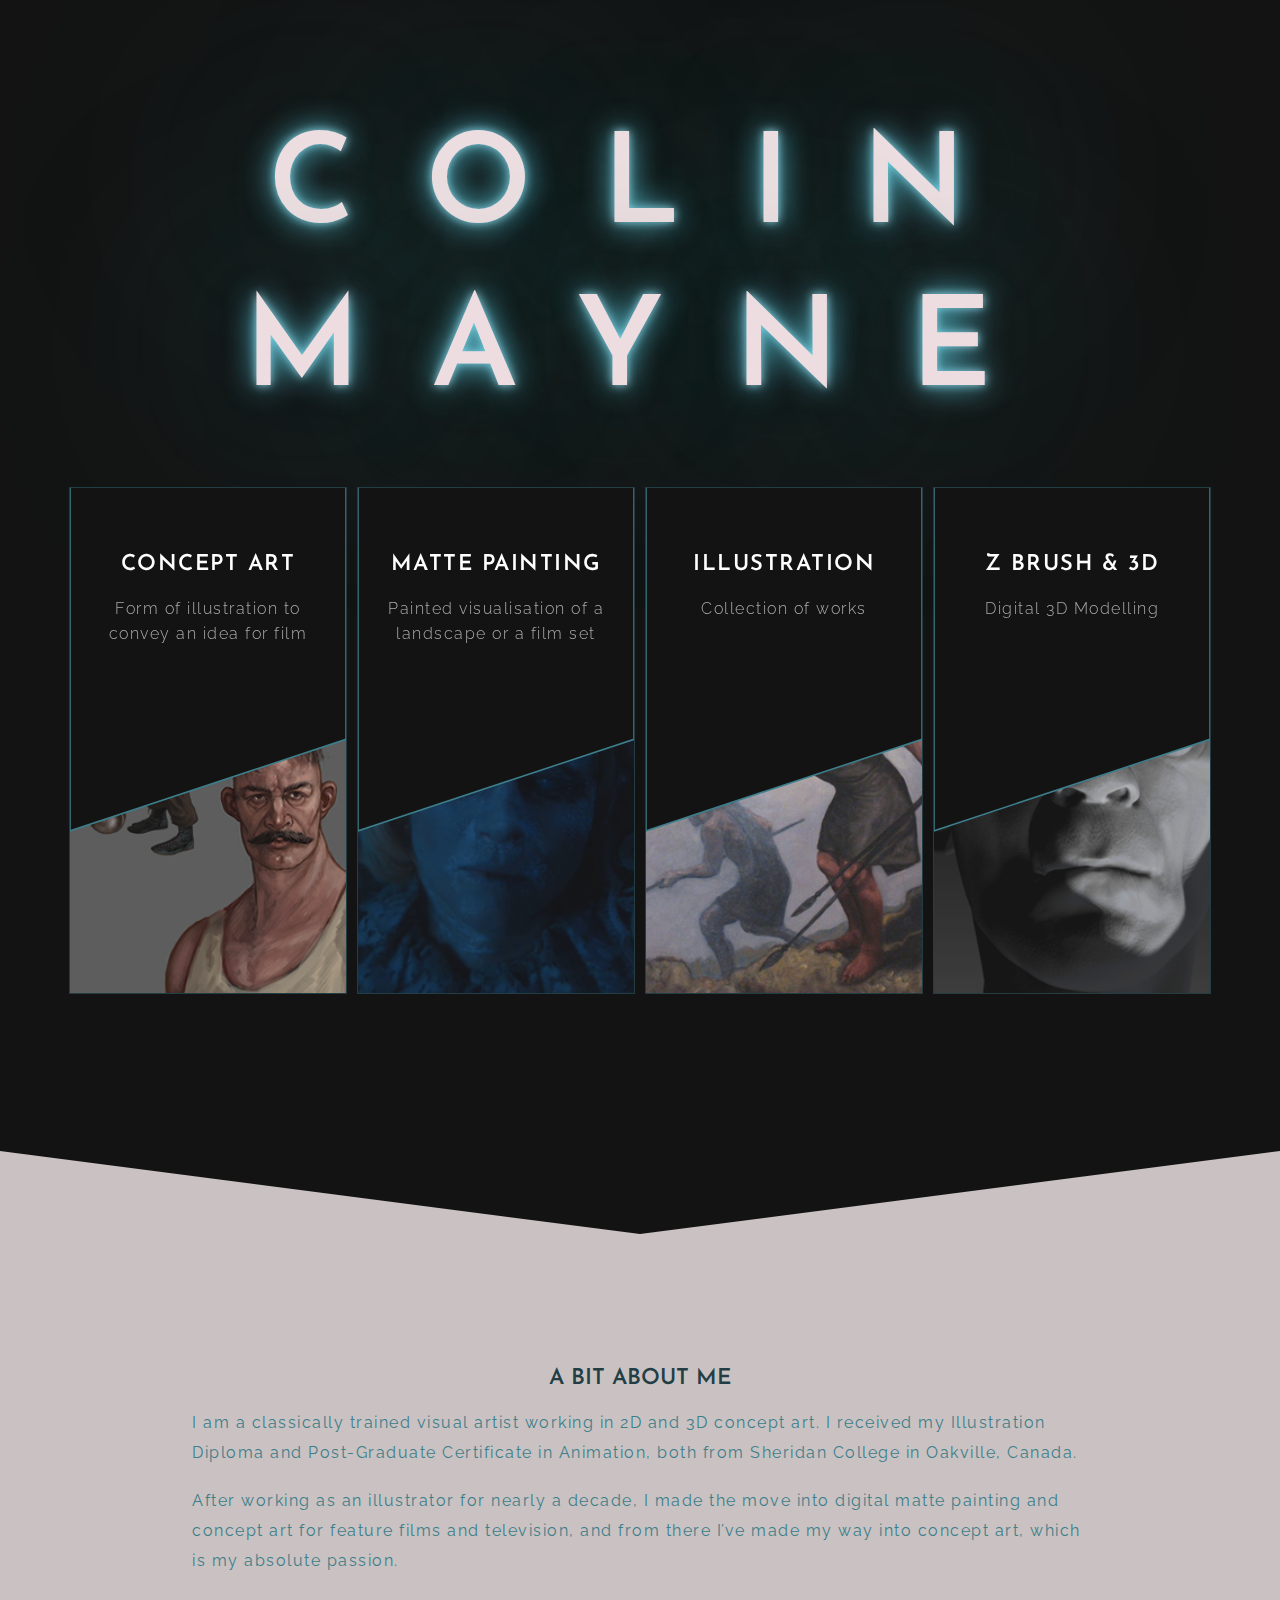
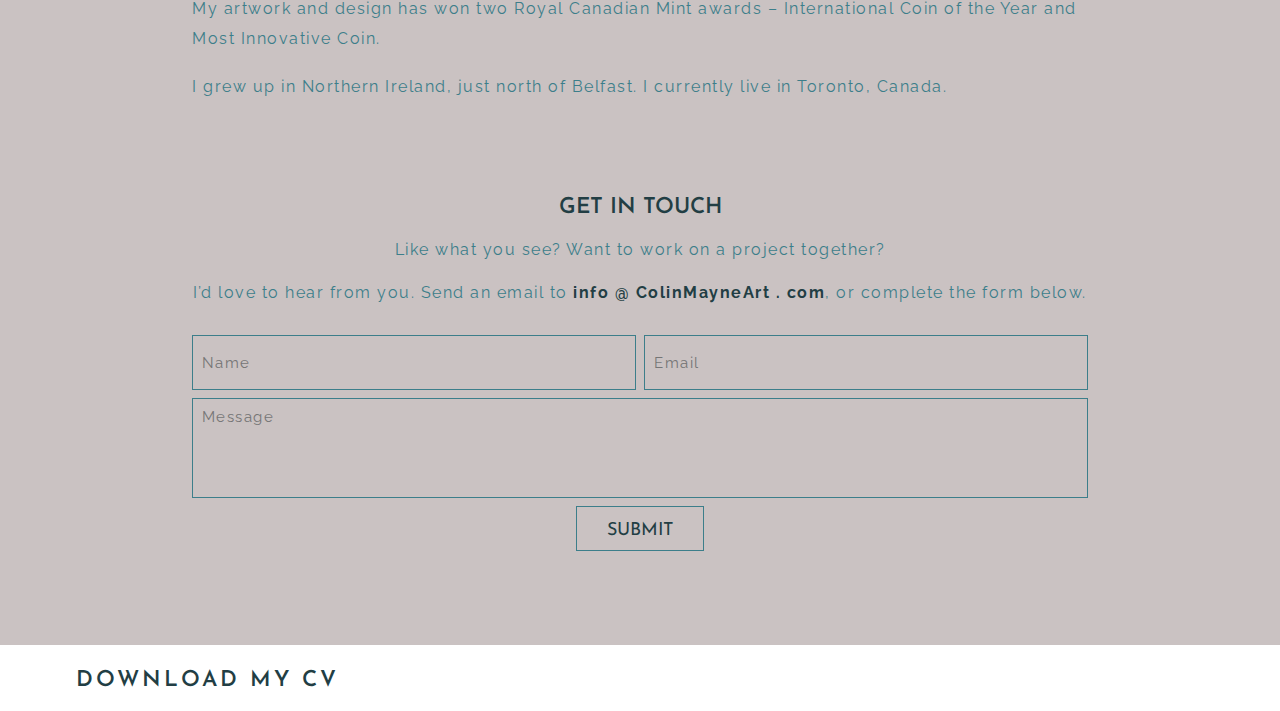
<file: index.html>
<!DOCTYPE html>
<html lang="en">
<head>
    <meta charset="UTF-8">
    <meta name="viewport" content="width=device-width, initial-scale=1.0">
    <meta http-equiv="X-UA-Compatible" content="ie=edge">

    <link rel="stylesheet" href="public/style.css">
    <link href="https://fonts.googleapis.com/css?family=Josefin+Sans:400,600,700|Raleway:300,400" rel="stylesheet">
    <link rel="stylesheet" href="https://use.fontawesome.com/releases/v5.8.1/css/all.css"
        integrity="sha384-50oBUHEmvpQ+1lW4y57PTFmhCaXp0ML5d60M1M7uH2+nqUivzIebhndOJK28anvf" crossorigin="anonymous">

    <title>Colin Mayne</title>


</head>
<body>
    <div class="neon-hero">
        <h1 class="h1-top">COLIN</h1>
        <h1 class="h1-bottom">MAYNE</h1>
    </div>

    <section id="portfolio" class="section-portfolio">
        <a id="concept-art" href="1-concept-art.html" data-path-hover="m 180,34.57627 -180,0 L 0,0 180,0 z">
            <figure>
                <img src="src/assets/1.jpg" alt="painting"/>
                <svg viewBox="0 0 180 320" preserveAspectRatio="none">
                    <path d="M 180,160 0,218 0,0 180,0 z" /></svg>
                <figcaption>
                    <h2 class="h2-on-black">Concept Art</h2>
                    <p class="p-on-black">Form of illustration to convey an idea for film</p>
                    <button>View</button>
                </figcaption>
            </figure>
        </a>
        
        <a id="matte-painting" href="2-matte-painting.html" data-path-hover="m 180,34.57627 -180,0 L 0,0 180,0 z">
            <figure>
                <img src="src/assets/2.jpg" alt="painting"/>
                <svg viewBox="0 0 180 320" preserveAspectRatio="none">
                    <path d="M 180,160 0,218 0,0 180,0 z" /></svg>
                <figcaption>
                    <h2 class="h2-on-black">Matte Painting</h2>
                    <p class="p-on-black">Painted visualisation of a landscape or a film set</p>
                    <button>View</button>
                </figcaption>
            </figure>
        </a>

        <a id="illustration" href="3-illustration.html" data-path-hover="m 180,34.57627 -180,0 L 0,0 180,0 z">
            <figure>
                <img src="src/assets/3.jpg" alt="painting"/>
                <svg viewBox="0 0 180 320" preserveAspectRatio="none">
                    <path d="M 180,160 0,218 0,0 180,0 z" /></svg>
                <figcaption>
                    <h2 class="h2-on-black">Illustration</h2>
                    <p class="p-on-black">Collection of works</p>
                    <button>View</button>
                </figcaption>
            </figure>
        </a>

        <a id="zbrush" href="4-zbrush.html" data-path-hover="m 180,34.57627 -180,0 L 0,0 180,0 z">
            <figure>
                <img src="src/assets/4.jpg" alt="painting"/>
                <svg viewBox="0 0 180 320" preserveAspectRatio="none">
                    <path d="M 180,160 0,218 0,0 180,0 z" /></svg>
                <figcaption>
                    <h2 class="h2-on-black">Z Brush & 3D</h2>
                    <p class="p-on-black">Digital 3D Modelling</p>
                    <button>View</button>
                </figcaption>
            </figure>
        </a>
    </section>

    <section id="divider-arrow">
        <div class="arrow-down"></div>
    </section>

    <section id="bio" class="section=bio">
        <div class="bio-text">
            <h2 class="h2-on-grey">A Bit About Me</h2>
                <p class="p-on-grey">
                I am a classically trained visual artist working in 2D and 3D concept art. I received my Illustration Diploma and Post-Graduate Certificate in Animation, both from Sheridan College in Oakville, Canada.</p>
                <p class="p-on-grey">After working as an illustrator for nearly a decade, I made the move into digital matte painting and concept art for feature films and television, and from there I’ve made my way into concept art, which is my absolute passion. </p>
                <p class="p-on-grey">My artwork and design has won two Royal Canadian Mint awards – International Coin of the Year and Most Innovative Coin.</p>
                <p class="p-on-grey">I grew up in Northern Ireland, just north of Belfast. I currently live in Toronto, Canada.
                </p>
        </div>
    </section>

    <section id="contact" class="section-contact">
        <div class="contact-text">
            <h2 class="h2-on-grey">Get In Touch</h2>
            <p class="p-on-grey">Like what you see? Want to work on a project together?</p>
            <p class="p-on-grey">I’d love to hear from you. Send an email to <a href=mailto:info@colinmayneart.com >info @ ColinMayneArt . com</a>, or complete the form below.
            </p>
        </div>
        <form action="https://formspree.io/info@brianabrown.ca" method="POST" autocomplete="off" name="write-us">
    
            <div class="form-top">
                <div class="form-row-1">
                    <label label class="visuallyhidden" for="full-name">Name</label>
                    <input type="text" class="full-name" name="Full Name" placeholder="Name">
    
                    <label label class="visuallyhidden" for="email">Email</label>
                    <input type="email" class="email" name="_replyto" placeholder="Email">
    
                    <input type="text" class="hidden" name="_gotcha" />
                    <input type="hidden" class="hidden" name="_subject" value="New submission!" />
                </div>
    
                <div class="form-row-2">
                    <label class="visuallyhidden" for="message">Message</label>
                    <input type="text" class="message" name="Message" placeholder="Message">
                </div>

                <div class="form-row-3">
                    <label class="visuallyhidden" for="submit">Submit</label>
                    <input type="submit" class="submit" name="Submit" value="Submit" placeholder="Submit">
                </div>
            </div>
    
        </form>
    </section>

    <footer>
        <div class="footer-wrapper">
            <div class="left downloadcv">
                <a href="src/assets/Colin-Mayne-resume.pdf" target="_blank">
                    <i class="fas fa-file-download"></i>
                    <h4 class="h4-on-white">Download my CV</h4>
                </a>
            </div>
    
            <div class="right socialmedia">
                <a href="https://www.imdb.com/name/nm7308416/" target="_blank">
                    <i class="fab fa-imdb"></i></a>
                <a href="https://vimeo.com/animayne" target="_blank">
                    <i class="fab fa-vimeo"></i></a>
                <a href="https://www.linkedin.com/in/colinmayne/" target="_blank">
                    <i class="fab fa-linkedin"></i></a>
                <a href="https://www.instagram.com/colinmayneart/" target="_blank">
                    <i class="fab fa-instagram"></i></a>
            </div>
        </div>
    </footer>


<!------------------------------------------- -->
    <script src="snap.svg-min.js"></script>
    <script>
        (function () {

            function init() {
                var speed = 250,
                    easing = mina.easeinout;

                [].slice.call(document.querySelectorAll('#portfolio > a')).forEach(function (el) {
                    var s = Snap(el.querySelector('svg')), path = s.select('path'),
                        pathConfig = {
                            from: path.attr('d'),
                            to: el.getAttribute('data-path-hover')
                        };

                    el.addEventListener('mouseenter', function () {
                        path.animate({ 'path': pathConfig.to }, speed, easing);
                    });

                    el.addEventListener('mouseleave', function () {
                        path.animate({ 'path': pathConfig.from }, speed, easing);
                    });
                });
            }

            init();

        })();
    </script>
</body>
</html>
</file>
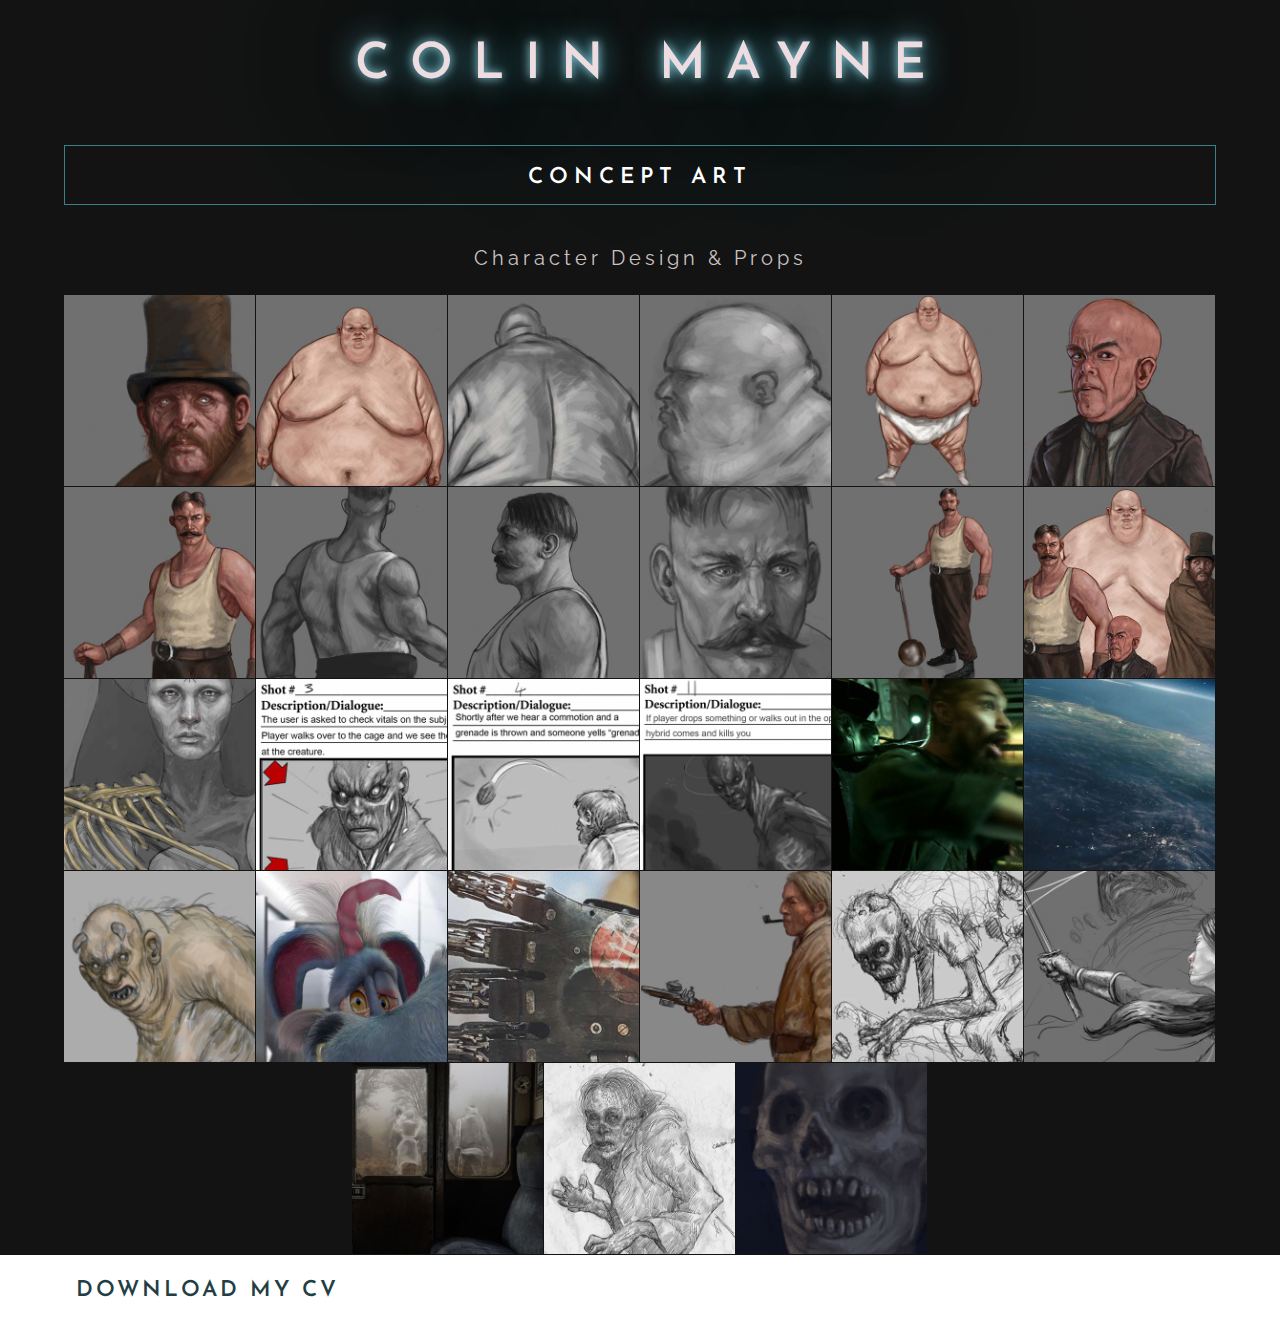
<file: 1-concept-art.html>
<!DOCTYPE html>
<html lang="en">

<head>
    <meta charset="UTF-8">
    <meta name="viewport" content="width=device-width, initial-scale=1.0">
    <meta http-equiv="X-UA-Compatible" content="ie=edge">

    <link rel="stylesheet" href="public/style.css">
    <link href="https://fonts.googleapis.com/css?family=Josefin+Sans:400,600,700|Raleway:300,400" rel="stylesheet">
    <link rel="stylesheet" href="https://use.fontawesome.com/releases/v5.8.1/css/all.css"
        integrity="sha384-50oBUHEmvpQ+1lW4y57PTFmhCaXp0ML5d60M1M7uH2+nqUivzIebhndOJK28anvf" crossorigin="anonymous">
    <title>Concept Art</title>
</head>

<body>
    <section class="1-concept-art subpage">
        <div class="sub-head">
            <div class="sub-head_container neon-hero">
                <h1 class="h1-secondary">COLIN MAYNE</h1>
            </div>
            
            <div class="sub-head_container arrows">
                <a href="4-zbrush.html">
                    <i class="fas fa-chevron-left dark"></i></a>
                <a href="index.html">
                    <i class="fas fa-home"></i></a>
                <a href="2-matte-painting.html">
                    <i class="fas fa-chevron-right"></i>
                </a>
            </div>

            <div class="sub-head_container outline">
                <h2 class="h2-on-black sub-head_title">
                    Concept Art</h2>
            </div>

        </div>
        <h3 class="h3-on-black sub-head_section">
            Character Design & Props</h3>
        <div class="gallery character-props">
            <!-- ROW 1 -->
            <div class="gallery-image">
                <img src="src/assets/01-CONCEPT-ART/000-CA.jpg" alt="1" />
                <div class="overlay" onclick="openModal();currentSlide(1)">
                    <p class="p-on-black">
                        Carnival leader concept for video game
                    </p>
                </div>
            </div>
            <div class="gallery-image">
                <img src="src/assets/01-CONCEPT-ART/001-CA.jpg">
                <div class="overlay" onclick="openModal();currentSlide(2)">
                    <p class="p-on-black">
                        Big Baby concept for video game - front view</p>
                </div>
            </div>
            <div class="gallery-image">
                <img src="src/assets/01-CONCEPT-ART/002-CA.jpg">
                <div class="overlay" onclick="openModal();currentSlide(3)">
                    <p class="p-on-black">
                        Big Baby concept for video game - rear view</p>
                </div>
            </div>
            <div class="gallery-image">
                <img src="src/assets/01-CONCEPT-ART/003-CA.jpg">
                <div class="overlay" onclick="openModal();currentSlide(4)">
                    <p class="p-on-black">
                        Big Baby concept for video game - side view</p>
                </div>
            </div>
            <div class="gallery-image">
                <img src="src/assets/01-CONCEPT-ART/004-CA.jpg">
                <div class="overlay" onclick="openModal();currentSlide(5)">
                    <p class="p-on-black">
                        Big Baby concept for video game - orthographics</p>
                </div>
            </div>
            <div class="gallery-image">
                <img src="src/assets/01-CONCEPT-ART/005-CA.jpg">
                <div class="overlay" onclick="openModal();currentSlide(6)">
                    <p class="p-on-black">
                        Wee Hatchet concept for video game - front view</p>
                </div>
            </div>

            <!-- ROW 2 -->
            <div class="gallery-image">
                <img src="src/assets/01-CONCEPT-ART/006-CA.jpg" alt="1" />
                <div class="overlay" onclick="openModal();currentSlide(7)">
                    <p class="p-on-black">
                        Strongman concept for video game - front view
                    </p>
                </div>
            </div>
            <div class="gallery-image">
                <img src="src/assets/01-CONCEPT-ART/007-CA.jpg">
                <div class="overlay" onclick="openModal();currentSlide(8)">
                    <p class="p-on-black">
                        Strongman concept for video game - rear view</p>
                </div>
            </div>
            <div class="gallery-image">
                <img src="src/assets/01-CONCEPT-ART/008-CA.jpg">
                <div class="overlay" onclick="openModal();currentSlide(9)">
                    <p class="p-on-black">
                        Strongman concept for video game - side view</p>
                </div>
            </div>
            <div class="gallery-image">
                <img src="src/assets/01-CONCEPT-ART/009-CA.jpg">
                <div class="overlay" onclick="openModal();currentSlide(10)">
                    <p class="p-on-black"></p>
                </div>
            </div>
            <div class="gallery-image">
                <img src="src/assets/01-CONCEPT-ART/010-CA.jpg">
                <div class="overlay" onclick="openModal();currentSlide(11)">
                    <p class="p-on-black">
                        Strongman concept for video game - orthographics</p>
                </div>
            </div>
            <div class="gallery-image">
                <img src="src/assets/01-CONCEPT-ART/011-CA.jpg">
                <div class="overlay" onclick="openModal();currentSlide(12)">
                    <p class="p-on-black"></p>
                </div>
            </div>

            <!-- ROW 3 -->
            <div class="gallery-image">
                <img src="src/assets/01-CONCEPT-ART/012-CA.jpg" alt="1" />
                <div class="overlay" onclick="openModal();currentSlide(13)">
                    <p class="p-on-black">
                        Death Concept</p>
                </div>
            </div>
            <div class="gallery-image">
                <img src="src/assets/01-CONCEPT-ART/013-CA.jpg">
                <div class="overlay" onclick="openModal();currentSlide(14)">
                    <p class="p-on-black">
                        Storyboards for "The Expanse" - virtual reality game</p>
                </div>
            </div>
            <div class="gallery-image">
                <img src="src/assets/01-CONCEPT-ART/014-CA.jpg">
                <div class="overlay" onclick="openModal();currentSlide(15)">
                    <p class="p-on-black">
                        Storyboards for "The Expanse" - virtual reality game</p>
                </div>
            </div>
            <div class="gallery-image">
                <img src="src/assets/01-CONCEPT-ART/015-CA.jpg">
                <div class="overlay" onclick="openModal();currentSlide(16)">
                    <p class="p-on-black">
                        Storyboards for "The Expanse" - virtual reality game</p>
                </div>
            </div>
            <div class="gallery-image">
                <img src="src/assets/01-CONCEPT-ART/016-CA.jpg">
                <div class="overlay" onclick="openModal();currentSlide(17)">
                    <p class="p-on-black">
                        Concept and matte painting for Maneo's demise in "The Expanse", 2018</p>
                </div>
            </div>
            <div class="gallery-image">
                <img src="src/assets/01-CONCEPT-ART/017-CA.jpg">
                <div class="overlay" onclick="openModal();currentSlide(18)">
                    <p class="p-on-black">
                        Concept and matte painting for "The Expanse", 2018</p>
                </div>
            </div>


            <!-- ROW 4 -->
            <div class="gallery-image">
                <img src="src/assets/01-CONCEPT-ART/018-CA.jpg" alt="1" />
                <div class="overlay" onclick="openModal();currentSlide(19)">
                    <p class="p-on-black">
                        Giants concepts
                    </p>
                </div>
            </div>
            <div class="gallery-image">
                <img src="src/assets/01-CONCEPT-ART/019-CA.jpg">
                <div class="overlay" onclick="openModal();currentSlide(20)">
                    <p class="p-on-black">
                        Concept design for "sick" Happy the unicorn</p>
                    <p class="p-on-black">
                        Happy! 2018 (series)</p>
                </div>
            </div>
            <div class="gallery-image">
                <img src="src/assets/01-CONCEPT-ART/020-CA.jpg">
                <div class="overlay" onclick="openModal();currentSlide(21)">
                    <p class="p-on-black">
                        Concept and painting of Pierce's Hellfire club sticker on his reaver hand</p>
                    <p class="p-on-black">
                        Logan, 2017</p>
                </div>
            </div>
            <div class="gallery-image">
                <img src="src/assets/01-CONCEPT-ART/021-CA.jpg">
                <div class="overlay" onclick="openModal();currentSlide(22)">
                    <p class="p-on-black"></p>
                </div>
            </div>
            <div class="gallery-image">
                <img src="src/assets/01-CONCEPT-ART/022-CA.jpg">
                <div class="overlay" onclick="openModal();currentSlide(23)">
                    <p class="p-on-black">Undead concepts</p>
                </div>
            </div>
            <div class="gallery-image">
                <img src="src/assets/01-CONCEPT-ART/023-CA.jpg">
                <div class="overlay" onclick="openModal();currentSlide(24)">
                    <p class="p-on-black">
                        Ronin concept</p>
                </div>
            </div>


            <!-- ROW 5 -->
            <div class="gallery-image">
                <img src="src/assets/01-CONCEPT-ART/024-CA.jpg" alt="1" />
                <div class="overlay" onclick="openModal();currentSlide(25)">
                    <p class="p-on-black">
                        Ghosts concept for Stephen King's "Willa", 2019
                    </p>
                </div>
            </div>

            <div class="gallery-image">
                <img src="src/assets/01-CONCEPT-ART/025-CA.jpg" alt="1" />
                <div class="overlay" onclick="openModal();currentSlide(25)">
                    <p class="p-on-black"></p>
                </div>
            </div>

            <div class="gallery-image">
                <img src="src/assets/01-CONCEPT-ART/026-CA.jpg" alt="1" />
                <div class="overlay" onclick="openModal();currentSlide(26)">
                    <p class="p-on-black"></p>
                </div>
            </div>
        </div>


        <!-- MODAL #1 BEGINS -->
        <div id="myModal" class="modal">
            <span class="close cursor" onclick="closeModal()">
                &times;</span>
        
            <div class="modal-content">
        
                <div class="mySlides">
                    <div class="numbertext">
                        <p>1 / 27</p>
                    </div>
                    <img src="src/assets/01-CONCEPT-ART/01-conceptart-000.jpg">
                </div>
        
                <div class="mySlides">
                    <div class="numbertext">
                        <p>2 / 27</p>
                    </div>
                    <img src="src/assets/01-CONCEPT-ART/01-conceptart-001.jpg">
                </div>
        
                <div class="mySlides">
                    <div class="numbertext">
                        <p>3 / 27</p>
                    </div>
                    <img src="src/assets/01-CONCEPT-ART/01-conceptart-002.jpg">
                </div>
        
                <div class="mySlides">
                    <div class="numbertext">
                        <p>4 / 27</p>
                    </div>
                    <img src="src/assets/01-CONCEPT-ART/01-conceptart-003.jpg">
                </div>
        
                <div class="mySlides">
                    <div class="numbertext">
                        <p>5 / 27</p>
                    </div>
                    <img src="src/assets/01-CONCEPT-ART/01-conceptart-004.jpg">
                </div>
        
                <div class="mySlides">
                    <div class="numbertext">
                        <p>6 / 27</p>
                    </div>
                    <img src="src/assets/01-CONCEPT-ART/01-conceptart-005.jpg">
                </div>
        
                <div class="mySlides">
                    <div class="numbertext">
                        <p>7 / 27</p>
                    </div>
                    <img src="src/assets/01-CONCEPT-ART/01-conceptart-006.jpg">
                </div>
        
                <div class="mySlides">
                    <div class="numbertext">
                        <p>8 / 27</p>
                    </div>
                    <img src="src/assets/01-CONCEPT-ART/01-conceptart-007.jpg">
                </div>
        
                <div class="mySlides">
                    <div class="numbertext">
                        <p>9 / 27</p>
                    </div>
                    <img src="src/assets/01-CONCEPT-ART/01-conceptart-008.jpg">
                </div>
        
                <div class="mySlides">
                    <div class="numbertext">
                        <p>10 / 27</p>
                    </div>
                    <img src="src/assets/01-CONCEPT-ART/01-conceptart-009.jpg">
                </div>
        
                <div class="mySlides">
                    <div class="numbertext">
                        <p>11 / 27</p>
                    </div>
                    <img src="src/assets/01-CONCEPT-ART/01-conceptart-010.jpg">
                </div>
        
                <div class="mySlides">
                    <div class="numbertext">
                        <p>12 / 27</p>
                    </div>
                    <img src="src/assets/01-CONCEPT-ART/01-conceptart-011.jpg">
                </div>

                <div class="mySlides">
                    <div class="numbertext">
                        <p>13 / 27</p>
                    </div>
                    <img src="src/assets/01-CONCEPT-ART/01-conceptart-012.jpg">
                </div>
                
                <div class="mySlides">
                    <div class="numbertext">
                        <p>14 / 27</p>
                    </div>
                    <img src="src/assets/01-CONCEPT-ART/01-conceptart-013.jpg">
                </div>
                
                <div class="mySlides">
                    <div class="numbertext">
                        <p>15 / 27</p>
                    </div>
                    <img src="src/assets/01-CONCEPT-ART/01-conceptart-014.jpg">
                </div>
                
                <div class="mySlides">
                    <div class="numbertext">
                        <p>16 / 27</p>
                    </div>
                    <img src="src/assets/01-CONCEPT-ART/01-conceptart-015.jpg">
                </div>
                
                <div class="mySlides">
                    <div class="numbertext">
                        <p>17 / 27</p>
                    </div>
                    <img src="src/assets/01-CONCEPT-ART/01-conceptart-016.jpg">
                </div>
                
                <div class="mySlides">
                    <div class="numbertext">
                        <p>18 / 27</p>
                    </div>
                    <img src="src/assets/01-CONCEPT-ART/01-conceptart-017.jpg">
                </div>
                
                <div class="mySlides">
                    <div class="numbertext">
                        <p>19 / 27</p>
                    </div>
                    <img src="src/assets/01-CONCEPT-ART/01-conceptart-018.jpg">
                </div>
                
                <div class="mySlides">
                    <div class="numbertext">
                        <p>20 / 27</p>
                    </div>
                    <img src="src/assets/01-CONCEPT-ART/01-conceptart-019.jpg">
                </div>
                
                <div class="mySlides">
                    <div class="numbertext">
                        <p>21 / 27</p>
                    </div>
                    <img src="src/assets/01-CONCEPT-ART/01-conceptart-020.jpg">
                </div>
                
                <div class="mySlides">
                    <div class="numbertext">
                        <p>22 / 27</p>
                    </div>
                    <img src="src/assets/01-CONCEPT-ART/01-conceptart-021.jpg">
                </div>
                
                <div class="mySlides">
                    <div class="numbertext">
                        <p>23 / 27</p>
                    </div>
                    <img src="src/assets/01-CONCEPT-ART/01-conceptart-022.jpg">
                </div>
                
                <div class="mySlides">
                    <div class="numbertext">
                        <p>24 / 27</p>
                    </div>
                    <img src="src/assets/01-CONCEPT-ART/01-conceptart-023.jpg">
                </div>

                <div class="mySlides">
                    <div class="numbertext">
                        <p>25 / 27</p>
                    </div>
                    <img src="src/assets/01-CONCEPT-ART/01-conceptart-024.jpg">
                </div>

                <div class="mySlides">
                    <div class="numbertext">
                        <p>26 / 27</p>
                    </div>
                    <img src="src/assets/01-CONCEPT-ART/01-conceptart-025.jpg">
                </div>

                <div class="mySlides">
                    <div class="numbertext">
                        <p>27 / 27</p>
                    </div>
                    <img src="src/assets/01-CONCEPT-ART/01-conceptart-026.jpg">
                </div>
                <!-- MODAL CONTROLS -->
                <a class="prev" onclick="plusSlides(-1)">
                    &#10094;
                </a>
                <a class="next" onclick="plusSlides(1)">
                    &#10095;
                </a>
        
                <!-- CAPTION TEXT -->
                <div class="caption-container">
                    <p id="caption"></p>
                </div>
            </div>
        </div>
    </section>

    <footer>
        <div class="footer-wrapper">
            <div class="left downloadcv">
                <a href="src/assets/Colin-Mayne-resume.pdf" target="_blank">
                    <i class="fas fa-file-download"></i>
                    <h4 class="h4-on-white">Download my CV</h4>
                </a>
            </div>
    
            <div class="right socialmedia">
                <a href="https://www.imdb.com/name/nm7308416/" target="_blank">
                    <i class="fab fa-imdb"></i></a>
                <a href="https://vimeo.com/animayne" target="_blank">
                    <i class="fab fa-vimeo"></i></a>
                <a href="https://www.linkedin.com/in/colinmayne/" target="_blank">
                    <i class="fab fa-linkedin"></i></a>
                <a href="https://www.instagram.com/colinmayneart/" target="_blank">
                    <i class="fab fa-instagram"></i></a>
            </div>
        </div>
    </footer>

    <script src="public/app.js"></script>
</body>

</html>
</file>
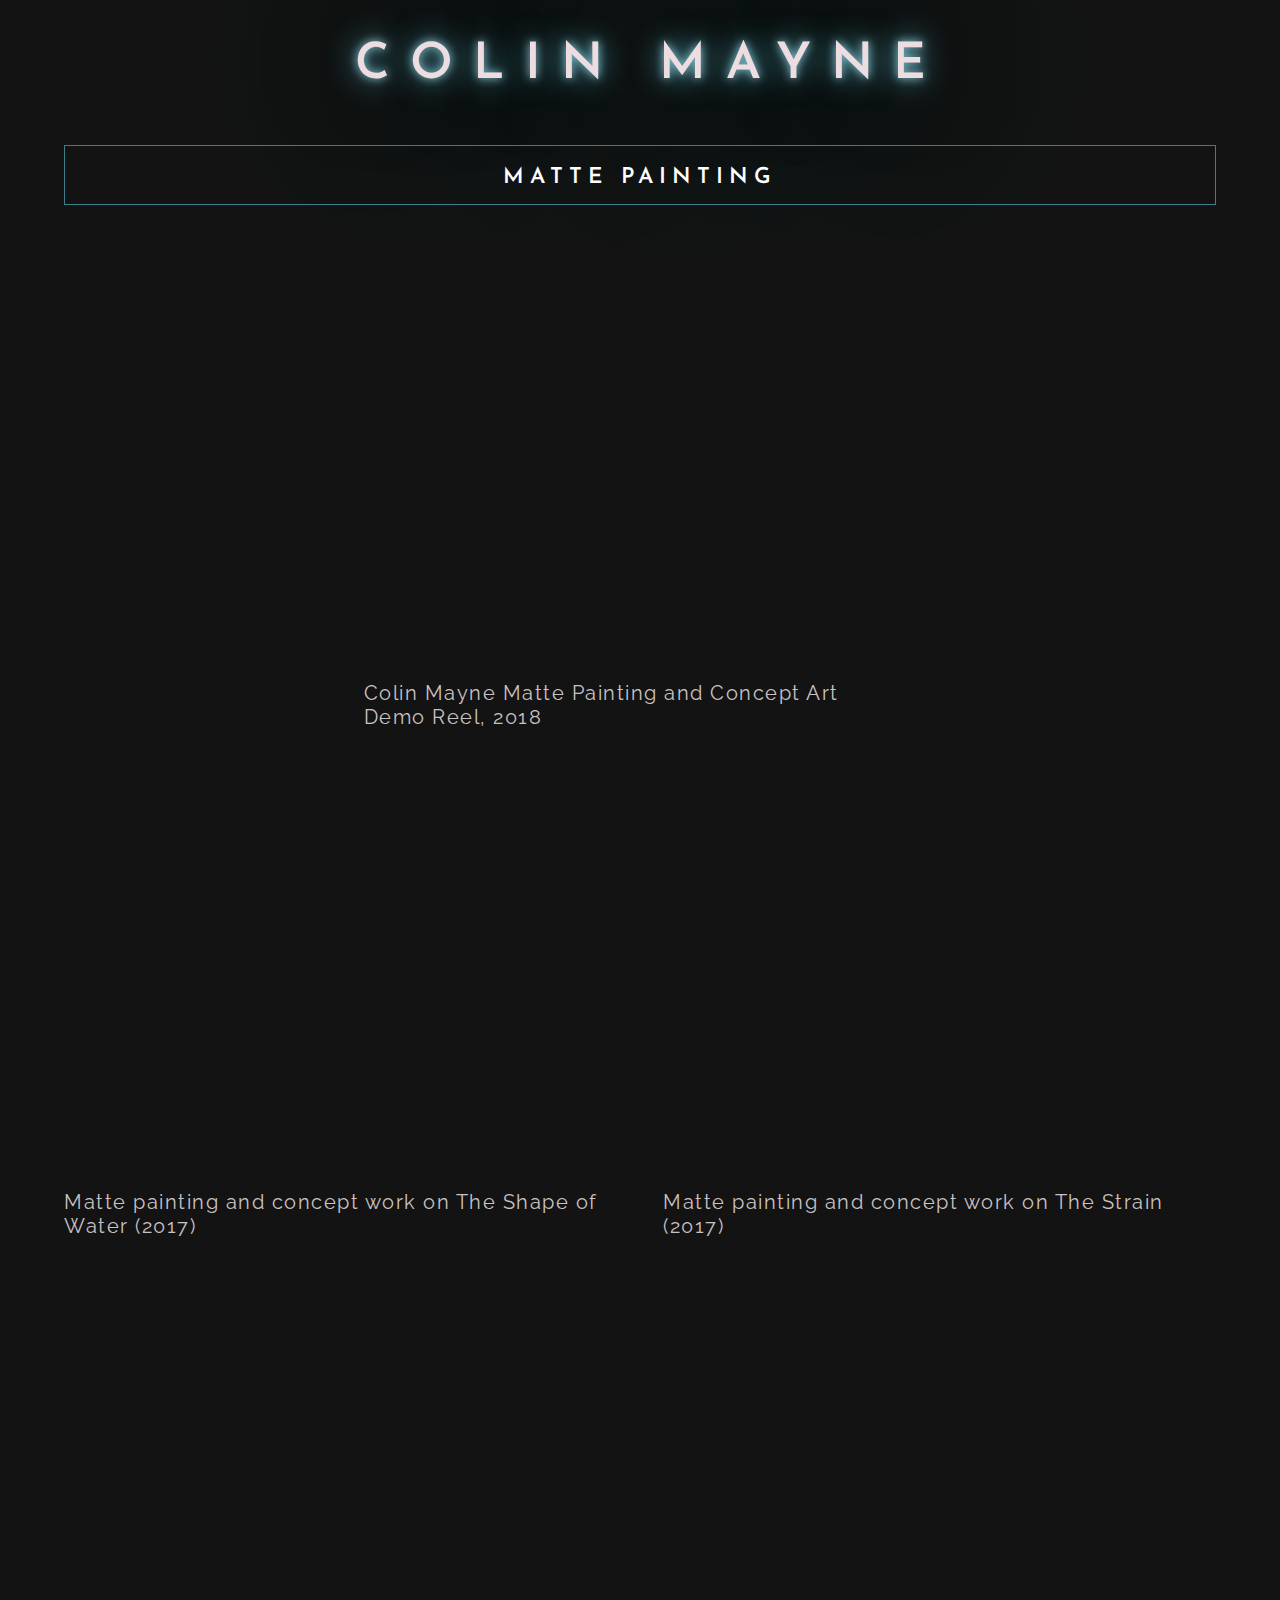
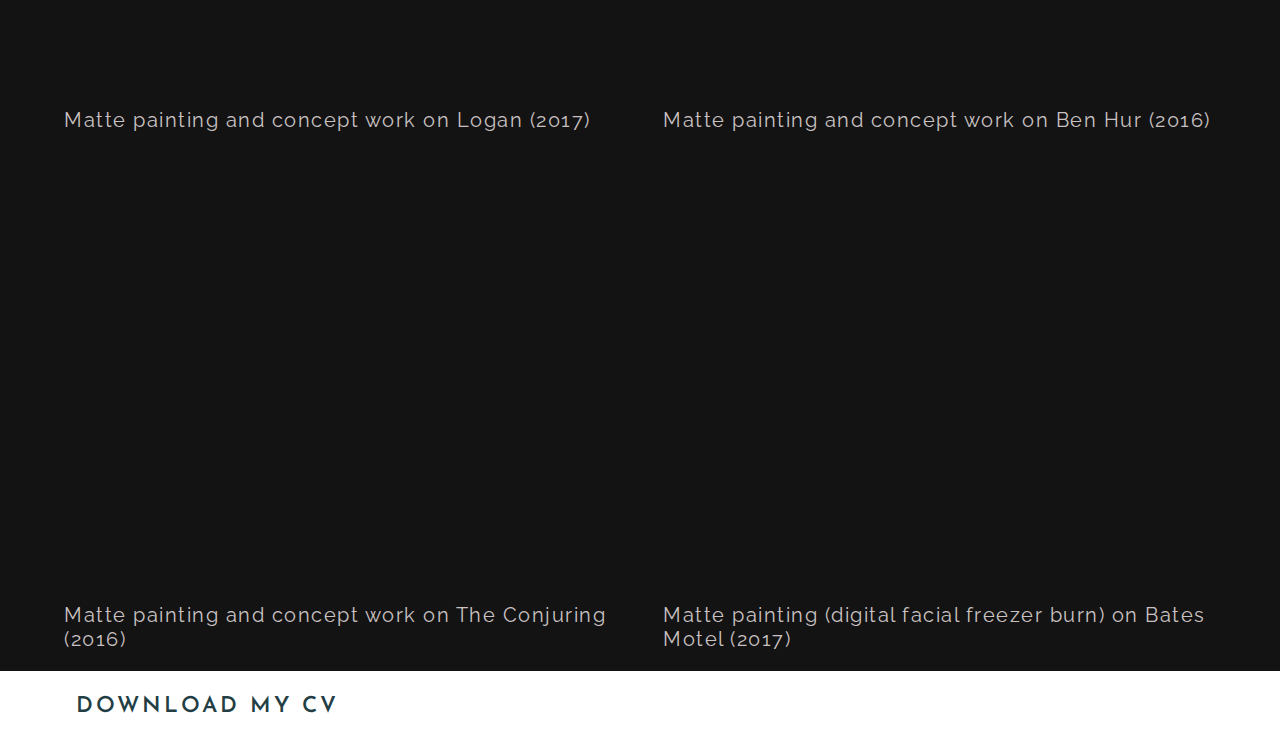
<file: 2-matte-painting.html>
<!DOCTYPE html>
<html lang="en">

<head>
    <meta charset="UTF-8">
    <meta name="viewport" content="width=device-width, initial-scale=1.0">
    <meta http-equiv="X-UA-Compatible" content="ie=edge">

    <link rel="stylesheet" href="public/style.css">
    <link href="https://fonts.googleapis.com/css?family=Josefin+Sans:400,600,700|Raleway:300,400" rel="stylesheet">
    <link rel="stylesheet" href="https://use.fontawesome.com/releases/v5.8.1/css/all.css"
        integrity="sha384-50oBUHEmvpQ+1lW4y57PTFmhCaXp0ML5d60M1M7uH2+nqUivzIebhndOJK28anvf" crossorigin="anonymous">
    <title>Matte Painting</title>
</head>

<body>
    <section class="2-matte-painting subpage">
        <div class="sub-head">
            <div class="sub-head_container neon-hero">
                <h1 class="h1-secondary">COLIN MAYNE</h1>
            </div>

            <div class="sub-head_container arrows">
                <a href="1-concept-art.html">
                    <i class="fas fa-chevron-left dark"></i></a>
                <a href="index.html">
                    <i class="fas fa-home"></i></a>
                <a href="3-illustration.html">
                    <i class="fas fa-chevron-right"></i>
                </a>
            </div>
            
            <div class="sub-head_container outline">
                <h2 class="h2-on-black sub-head_title">
                    Matte Painting</h2>
            </div>
        </div>

        <div class="gallery-vid">
            <div class="video-window video-centre">
                <iframe src="https://player.vimeo.com/video/271219981?title=0&byline=0&portrait=0" frameborder="0"
                    allow="autoplay; fullscreen" allowfullscreen>
                </iframe>
                <h3 class="h3-on-black">Colin Mayne Matte Painting and Concept Art</h3>
                <h3 class="h3-on-black">Demo Reel, 2018</h3>
            </div>
        </div>

        <div class="gallery-vid">
            <div class="video-window">
                <iframe src="https://player.vimeo.com/video/336222323?title=0&byline=0&portrait=0" frameborder="0" allow="autoplay; fullscreen" allowfullscreen>
                </iframe>
                <h3 class="h3-on-black">Matte painting and concept work on The Shape of Water (2017)</h3>
            </div>
            <div class="video-window">
                <iframe src="https://player.vimeo.com/video/336222256?title=0&byline=0&portrait=0" frameborder="0" allow="autoplay; fullscreen" allowfullscreen>
                </iframe>
                <h3 class="h3-on-black h3-padding">Matte painting and concept work on The Strain (2017)</h3>
            </div>
        </div>

        <div class="gallery-vid">
            <div class="video-window">
                <iframe src="https://player.vimeo.com/video/336222160?title=0&byline=0&portrait=0" frameborder="0" allow="autoplay; fullscreen" allowfullscreen>
                </iframe>
                <h3 class="h3-on-black">Matte painting and concept work on Logan (2017)</h3>
            </div>
            <div class="video-window">
                <iframe src="https://player.vimeo.com/video/336221896?title=0&byline=0&portrait=0" frameborder="0" allow="autoplay; fullscreen" allowfullscreen>
                </iframe>
                <h3 class="h3-on-black h3-padding">Matte painting and concept work on Ben Hur (2016)</h3>
            </div>
        </div>

        <div class="gallery-vid h3-padding">
            <div class="video-window">
                <iframe src="https://player.vimeo.com/video/336221801?title=0&byline=0&portrait=0" frameborder="0" allow="autoplay; fullscreen" allowfullscreen>
                </iframe>
                <h3 class="h3-on-black">Matte painting and concept work on The Conjuring (2016)</h3>
            </div>
            <div class="video-window">
                <iframe src="https://player.vimeo.com/video/336221769?title=0&byline=0&portrait=0" frameborder="0" allow="autoplay; fullscreen" allowfullscreen>
                </iframe>
                <h3 class="h3-on-black h3-padding">Matte painting (digital facial freezer burn) on Bates Motel (2017)</h3>
            </div>
        </div>

    </section>

    <footer>
        <div class="footer-wrapper">
            <div class="left downloadcv">
                <a href="src/assets/Colin-Mayne-resume.pdf" target="_blank">
                    <i class="fas fa-file-download"></i>
                    <h4 class="h4-on-white">Download my CV</h4>
                </a>
            </div>
    
            <div class="right socialmedia">
                <a href="https://www.imdb.com/name/nm7308416/" target="_blank">
                    <i class="fab fa-imdb"></i></a>
                <a href="https://vimeo.com/animayne" target="_blank">
                    <i class="fab fa-vimeo"></i></a>
                <a href="https://www.linkedin.com/in/colinmayne/" target="_blank">
                    <i class="fab fa-linkedin"></i></a>
                <a href="https://www.instagram.com/colinmayneart/" target="_blank">
                    <i class="fab fa-instagram"></i></a>
            </div>
        </div>
    </footer>
</body>

</html>
</file>
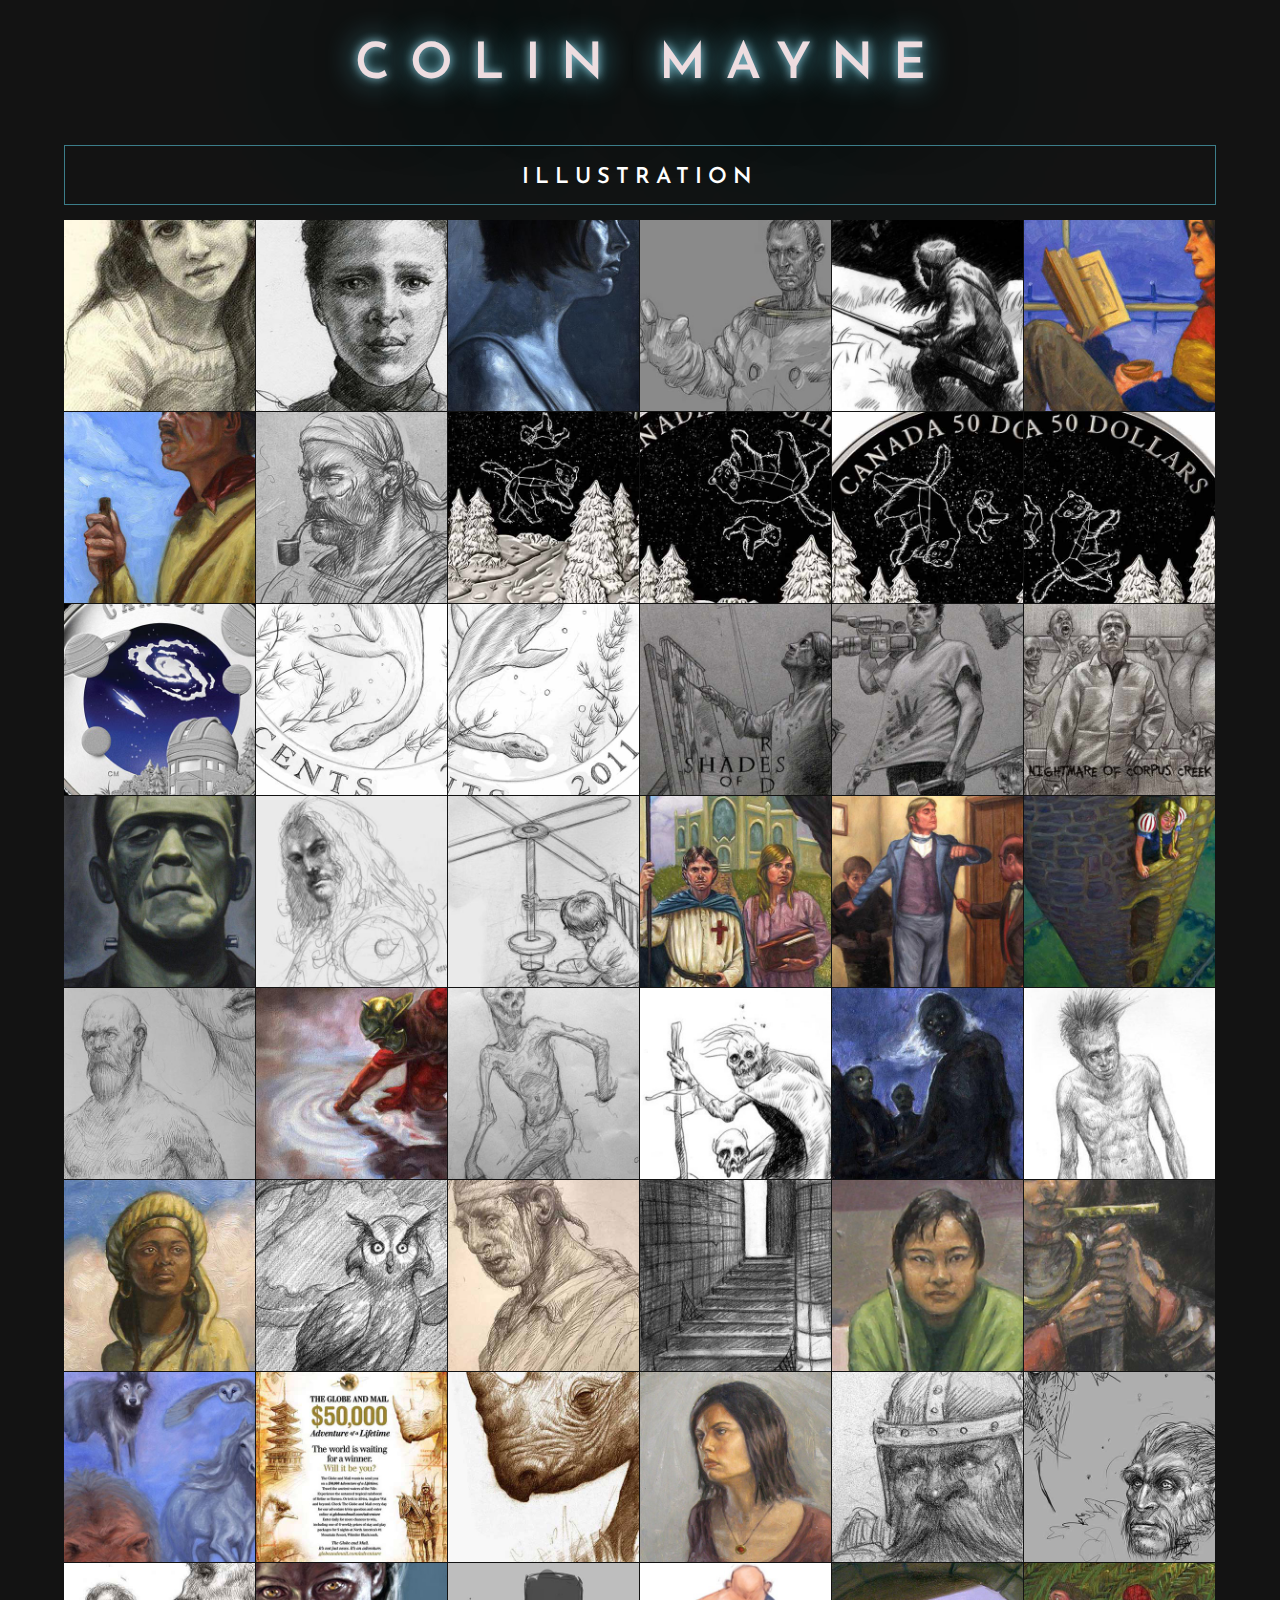
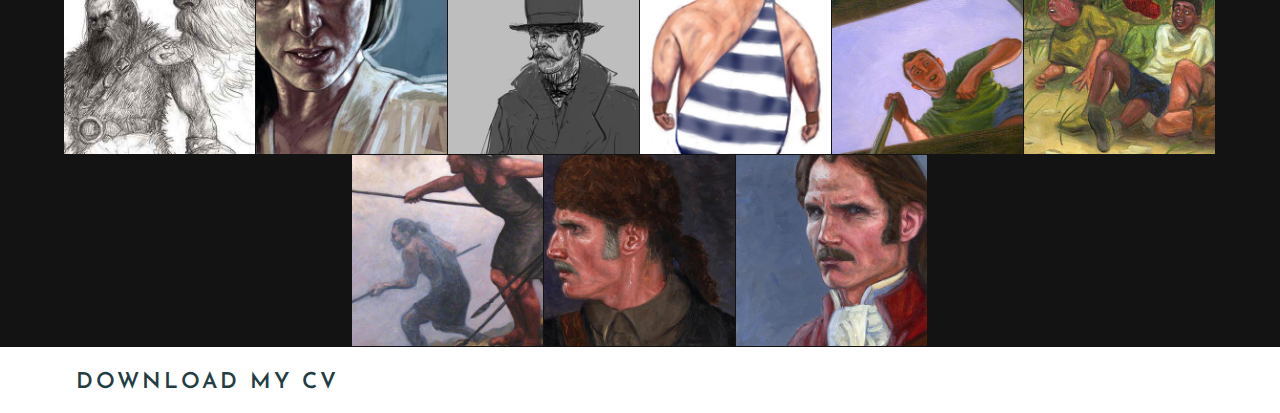
<file: 3-illustration.html>
<!DOCTYPE html>
<html lang="en">

<head>
    <meta charset="UTF-8">
    <meta name="viewport" content="width=device-width, initial-scale=1.0">
    <meta http-equiv="X-UA-Compatible" content="ie=edge">

    <link rel="stylesheet" href="public/style.css">
    <link href="https://fonts.googleapis.com/css?family=Josefin+Sans:400,600,700|Raleway:300,400" rel="stylesheet">
    <link rel="stylesheet" href="https://use.fontawesome.com/releases/v5.8.1/css/all.css"
        integrity="sha384-50oBUHEmvpQ+1lW4y57PTFmhCaXp0ML5d60M1M7uH2+nqUivzIebhndOJK28anvf" crossorigin="anonymous">
    <title>Illustration</title>
</head>

<body>
    <section class="3-illustration subpage">
        <div class="sub-head">
            <div class="sub-head_container neon-hero">
                <h1 class="h1-secondary">COLIN MAYNE</h1>
            </div>

            <div class="sub-head_container arrows">
                <a href="2-matte-painting.html">
                    <i class="fas fa-chevron-left dark"></i></a>
                <a href="index.html">
                    <i class="fas fa-home"></i></a>
                <a href="4-zbrush.html">
                    <i class="fas fa-chevron-right"></i>
                </a>
            </div>
            
            <div class="sub-head_container outline">
                <h2 class="h2-on-black sub-head_title">
                    Illustration</h2>
            </div>
        </div>

        <div class="gallery">
            <!-- ------ ROW 1 -->
            <div class="gallery-image">
                <img src="src/assets/03-ILLUSTRATION/001.jpg" alt="1" />
                <div class="overlay" onclick="openModal();currentSlide(1)">
                    <p class="p-on-black">
                        "Dear Canada" - cameo spot illustration, Scholastic
                    </p>
                </div>
            </div>
            <div class="gallery-image">
                <img src="src/assets/03-ILLUSTRATION/002.jpg">
                <div class="overlay" onclick="openModal();currentSlide(2)">
                    <p class="p-on-black">
                        "Dear Canada" - cameo spot illustration, Scholastic</p>
                </div>
            </div>
            <div class="gallery-image">
                <img src="src/assets/03-ILLUSTRATION/003.jpg">
                <div class="overlay" onclick="openModal();currentSlide(3)">
                </div>
            </div>
            <div class="gallery-image">
                <img src="src/assets/03-ILLUSTRATION/004.jpg">
                <div class="overlay" onclick="openModal();currentSlide(4)">
                </div>
            </div>
            <div class="gallery-image">
                <img src="src/assets/03-ILLUSTRATION/005.jpg">
                <div class="overlay" onclick="openModal();currentSlide(5)">
                </div>
            </div>
            <div class="gallery-image">
                <img src="src/assets/03-ILLUSTRATION/006.jpg"> 
                <div class="overlay"
                    onclick="openModal();currentSlide(6)">
                    <p class="p-on-black">
                    "Ode to Windowsill" - Globe & Mail facts and arguments illustration</p>
                </div>
            </div>
        
            <!-- ------ ROW 2 -->
            <div class="gallery-image">
                <img src="src/assets/03-ILLUSTRATION/007.jpg" alt="1" />
                <div class="overlay" onclick="openModal();currentSlide(7)">
                    <p class="p-on-black">
                        Tenzing Norgay Crabtree explorers series illustration
                    </p>
                </div>
            </div>
            <div class="gallery-image">
                <img src="src/assets/03-ILLUSTRATION/008.jpg">
                <div class="overlay" onclick="openModal();currentSlide(8)">
                </div>
            </div>
            <div class="gallery-image">
                <img src="src/assets/03-ILLUSTRATION/009.jpg">
                <div class="overlay" onclick="openModal();currentSlide(9)">
                    <p class="p-on-black">
                        $50 Palladium</p>
                    <p class="p-on-black">
                        Big Bear and Little Bear</p>
                    <p class="p-on-black">
                        Royal Canadian Mint</p>
                </div>
            </div>
            <div class="gallery-image">
                <img src="src/assets/03-ILLUSTRATION/010.jpg">
                <div class="overlay" onclick="openModal();currentSlide(10)">
                    <p class="p-on-black">
                        $50 Palladium</p>
                    <p class="p-on-black">
                        Big Bear and Little Bear</p>
                    <p class="p-on-black">
                        Royal Canadian Mint</p>
                </div>
            </div>
            <div class="gallery-image">
                <img src="src/assets/03-ILLUSTRATION/011.jpg">
                <div class="overlay" onclick="openModal();currentSlide(11)">
                    <p class="p-on-black">
                        $50 Palladium</p>
                    <p class="p-on-black">
                        Big Bear and Little Bear</p>
                    <p class="p-on-black">
                        Royal Canadian Mint</p>
                </div>
            </div>
            <div class="gallery-image">
                <img src="src/assets/03-ILLUSTRATION/012.jpg">
                <div class="overlay" onclick="openModal();currentSlide(12)">
                    <p class="p-on-black">
                        $50 Palladium</p>
                    <p class="p-on-black">
                        Big Bear and Little Bear</p>
                    <p class="p-on-black">
                        Royal Canadian Mint</p>
                </div>
            </div>

            <!-- ------ ROW 3 -->
            <div class="gallery-image">
                <img src="src/assets/03-ILLUSTRATION/013.jpg" alt="1" />
                <div class="overlay" onclick="openModal();currentSlide(13)">
                    <p class="p-on-black">
                        Year of Astronomy</p>
                    <p class="p-on-black">
                        Coin design 2009</p>
                    <p class="p-on-black">
                        Royal Canadian Mint</p>
                    </p>
                </div>
            </div>
            <div class="gallery-image">
                <img src="src/assets/03-ILLUSTRATION/014.jpg">
                <div class="overlay" onclick="openModal();currentSlide(14)">
                    <p class="p-on-black">
                        Mythical Creatures</p>
                    <p class="p-on-black">
                        Coin design</p>
                    <p class="p-on-black">
                        Royal Canadian Mint</p>
                    </p>
                </div>
            </div>
            <div class="gallery-image">
                <img src="src/assets/03-ILLUSTRATION/015.jpg">
                <div class="overlay" onclick="openModal();currentSlide(15)">
                    <p class="p-on-black">
                        Mythical Creatures</p>
                    <p class="p-on-black">
                        Coin design</p>
                    <p class="p-on-black">
                        Royal Canadian Mint</p>
                    </p>
                </div>
            </div>
            <div class="gallery-image">
                <img src="src/assets/03-ILLUSTRATION/016.jpg">
                <div class="overlay" onclick="openModal();currentSlide(16)">
                    <p class="p-on-black">
                        Concept art for proposed TV show
                    </p>
                </div>
            </div>
            <div class="gallery-image">
                <img src="src/assets/03-ILLUSTRATION/017.jpg">
                <div class="overlay" onclick="openModal();currentSlide(17)">
                    <p class="p-on-black">
                        Concept art for proposed TV show
                    </p>
                </div>
            </div>
            <div class="gallery-image">
                <img src="src/assets/03-ILLUSTRATION/018.jpg">
                <div class="overlay" onclick="openModal();currentSlide(18)">
                    <p class="p-on-black">
                        Concept art for proposed TV show
                    </p>
                </div>
            </div>

            <!-- ------ ROW 4 -->
            <div class="gallery-image">
                <img src="src/assets/03-ILLUSTRATION/019.jpg" alt="1" />
                <div class="overlay" onclick="openModal();currentSlide(19)">
                    <p class="p-on-black">
                        Monsters and Madmen cover
                    </p>
                </div>
            </div>
            <div class="gallery-image">
                <img src="src/assets/03-ILLUSTRATION/020.jpg">
                <div class="overlay" onclick="openModal();currentSlide(20)">
                </div>
            </div>
            <div class="gallery-image">
                <img src="src/assets/03-ILLUSTRATION/021.jpg">
                <div class="overlay" onclick="openModal();currentSlide(21)">
                </div>
            </div>
            <div class="gallery-image">
                <img src="src/assets/03-ILLUSTRATION/022.jpg">
                <div class="overlay" onclick="openModal();currentSlide(22)">
                    <p class="p-on-black">
                        Children's Crusade</p>
                    <p class="p-on-black">
                        Book cover</p>
                    <p class="p-on-black">
                        Second Story Press</p>
                </div>
            </div>
            <div class="gallery-image">
                <img src="src/assets/03-ILLUSTRATION/023.jpg">
                <div class="overlay" onclick="openModal();currentSlide(23)">
                    <p class="p-on-black">
                        Nicholas Nickleby</p>
                    <p class="p-on-black">
                        Book cover</p>
                    <p class="p-on-black">
                        Classics Illustrated</p>
                </div>
            </div>
            <div class="gallery-image">
                <img src="src/assets/03-ILLUSTRATION/024.jpg">
                <div class="overlay" onclick="openModal();currentSlide(24)">
                    <p class="p-on-black">
                        The Princess Who Saw Everything</p>
                    <p class="p-on-black">
                        Book cover</p>
                    <p class="p-on-black">
                        Classics Illustrated</p>
                </div>
            </div>

            <!-- ------ ROW 5 -->
            <div class="gallery-image">
                <img src="src/assets/03-ILLUSTRATION/025.jpg" alt="1" />
                <div class="overlay" onclick="openModal();currentSlide(25)">
                </div>
            </div>
            <div class="gallery-image">
                <img src="src/assets/03-ILLUSTRATION/026.jpg">
                <div class="overlay" onclick="openModal();currentSlide(26)">
                </div>
            </div>
            <div class="gallery-image">
                <img src="src/assets/03-ILLUSTRATION/027.jpg">
                <div class="overlay" onclick="openModal();currentSlide(27)">
                </div>
            </div>
            <div class="gallery-image">
                <img src="src/assets/03-ILLUSTRATION/028.jpg">
                <div class="overlay" onclick="openModal();currentSlide(28)">
                </div>
            </div>
            <div class="gallery-image">
                <img src="src/assets/03-ILLUSTRATION/029.jpg">
                <div class="overlay" onclick="openModal();currentSlide(29)">
                </div>
            </div>
            <div class="gallery-image">
                <img src="src/assets/03-ILLUSTRATION/030.jpg">
                <div class="overlay" onclick="openModal();currentSlide(30)">
                    <p class="p-on-black">
                        Nimrod - Clive Barker's Weaveworld</p>
                </div>
            </div>

            <!-- ------ ROW 6 -->
            <div class="gallery-image">
                <img src="src/assets/03-ILLUSTRATION/031.jpg" alt="1" />
                <div class="overlay" onclick="openModal();currentSlide(31)">
                    <p class="p-on-black">Amina</p>
                </div>
            </div>
            <div class="gallery-image">
                <img src="src/assets/03-ILLUSTRATION/032.jpg">
                <div class="overlay" onclick="openModal();currentSlide(32)">
                    <p class="p-on-black">Haunted Canada spot illustration</p>
                </div>
            </div>
            <div class="gallery-image">
                <img src="src/assets/03-ILLUSTRATION/033.jpg">
                <div class="overlay" onclick="openModal();currentSlide(33)">
                    <p class="p-on-black"></p>
                </div>
            </div>
            <div class="gallery-image">
                <img src="src/assets/03-ILLUSTRATION/034.jpg">
                <div class="overlay" onclick="openModal();currentSlide(34)">
                    <p class="p-on-black">Haunted Canada spot - Scholastic</p>
                </div>
            </div>
            <div class="gallery-image">
                <img src="src/assets/03-ILLUSTRATION/035.jpg">
                <div class="overlay" onclick="openModal();currentSlide(35)">
                    <p class="p-on-black">Fa Mulan</p>
                </div>
            </div>
            <div class="gallery-image">
                <img src="src/assets/03-ILLUSTRATION/036.jpg">
                <div class="overlay" onclick="openModal();currentSlide(36)">
                    <p class="p-on-black">
                        Joan of Arc</p>
                </div>
            </div>

            <!-- ------ ROW 7 -->
            <div class="gallery-image">
                <img src="src/assets/03-ILLUSTRATION/037.jpg" alt="1" />
                <div class="overlay" onclick="openModal();currentSlide(37)">
                    <p class="p-on-black"></p>
                </div>
            </div>
            <div class="gallery-image">
                <img src="src/assets/03-ILLUSTRATION/038.jpg">
                <div class="overlay" onclick="openModal();currentSlide(38)">
                    <p class="p-on-black">
                        Globe & Mail full page advertisement illustration</p>
                </div>
            </div>
            <div class="gallery-image">
                <img src="src/assets/03-ILLUSTRATION/039.jpg">
                <div class="overlay" onclick="openModal();currentSlide(39)">
                    <p class="p-on-black">
                        Globe & Mail illustration detail
                    </p>
                </div>
            </div>
            <div class="gallery-image">
                <img src="src/assets/03-ILLUSTRATION/040.jpg">
                <div class="overlay" onclick="openModal();currentSlide(40)">
                    <p class="p-on-black">Eleanor of Aquitaine</p>
                </div>
            </div>
            <div class="gallery-image">
                <img src="src/assets/03-ILLUSTRATION/041.jpg">
                <div class="overlay" onclick="openModal();currentSlide(41)">
                    <p class="p-on-black"></p>
                </div>
            </div>
            <div class="gallery-image">
                <img src="src/assets/03-ILLUSTRATION/042.jpg">
                <div class="overlay" onclick="openModal();currentSlide(42)">
                    <p class="p-on-black"></p>
                </div>
            </div>

            <!-- ------ ROW 8 -->
            <div class="gallery-image">
                <img src="src/assets/03-ILLUSTRATION/043.jpg" alt="1" />
                <div class="overlay" onclick="openModal();currentSlide(43)">
                    <p class="p-on-black"></p>
                </div>
            </div>
            <div class="gallery-image">
                <img src="src/assets/03-ILLUSTRATION/044.jpg">
                <div class="overlay" onclick="openModal();currentSlide(44)">
                    <p class="p-on-black"></p>
                </div>
            </div>
            <div class="gallery-image">
                <img src="src/assets/03-ILLUSTRATION/045.jpg">
                <div class="overlay" onclick="openModal();currentSlide(45)">
                    <p class="p-on-black"></p>
                </div>
            </div>
            <div class="gallery-image">
                <img src="src/assets/03-ILLUSTRATION/046.jpg">
                <div class="overlay" onclick="openModal();currentSlide(46)">
                    <p class="p-on-black"></p>
                </div>
            </div>
            <div class="gallery-image">
                <img src="src/assets/03-ILLUSTRATION/047.jpg">
                <div class="overlay" onclick="openModal();currentSlide(47)">
                    <p class="p-on-black">A Turkey's Thanksgiving</p>
                    <p class="p-on-black">Globe & Mail facts and arguments illustration</p>
                </div>
            </div>
            <div class="gallery-image">
                <img src="src/assets/03-ILLUSTRATION/048.jpg">
                <div class="overlay" onclick="openModal();currentSlide(48)">
                    <p class="p-on-black"></p>
                </div>
            </div>

            <!-- ------ ROW 9 -->
            <div class="gallery-image">
                <img src="src/assets/03-ILLUSTRATION/049.jpg" alt="1" />
                <div class="overlay" onclick="openModal();currentSlide(49)">
                    <p class="p-on-black">
                        Haunted Canada spot illustration
                    </p>
                </div>
            </div>
            <div class="gallery-image">
                <img src="src/assets/03-ILLUSTRATION/050.jpg">
                <div class="overlay" onclick="openModal();currentSlide(50)">
                    <p class="p-on-black">
                        Des Groseilliers Explorer Series
                    </p>
                    <p class="p-on-black">
                        Crabtree Books
                    </p>
                </div>
            </div>
            <div class="gallery-image">
                <img src="src/assets/03-ILLUSTRATION/051.jpg">
                <div class="overlay" onclick="openModal();currentSlide(51)">
                    <p class="p-on-black">
                        Pierre Esprit Radison Explorer Series
                    </p>
                    <p class="p-on-black">
                        Crabtree Books
                    </p>
                </div>
            </div>
        
        <!-- MODAL BEGINS -->
        <div id="myModal" class="modal">
            <span class="close cursor" onclick="closeModal()">
                &times;</span>
        
            <div class="modal-content">
        
                <div class="mySlides">
                    <div class="numbertext">1 / 51</div>
                    <img src="src/assets/03-ILLUSTRATION/03-illustration-001.jpg" >
                </div>
        
                <div class="mySlides">
                    <div class="numbertext">2 / 51</div>
                    <img src="src/assets/03-ILLUSTRATION/03-illustration-002.jpg" >
                </div>
        
                <div class="mySlides">
                    <div class="numbertext">3 / 51</div>
                    <img src="src/assets/03-ILLUSTRATION/03-illustration-003.jpg" >
                </div>
        
                <div class="mySlides">
                    <div class="numbertext">4 / 51</div>
                    <img src="src/assets/03-ILLUSTRATION/03-illustration-004.jpg" >
                </div>
        
                <div class="mySlides">
                    <div class="numbertext">5 / 51</div>
                    <img src="src/assets/03-ILLUSTRATION/03-illustration-005.jpg" >
                </div>
        
                <div class="mySlides">
                    <div class="numbertext">6 / 51</div>
                    <img src="src/assets/03-ILLUSTRATION/03-illustration-006.jpg" >
                </div>
        
                <div class="mySlides">
                    <div class="numbertext">7 / 51</div>
                    <img src="src/assets/03-ILLUSTRATION/03-illustration-007.jpg" >
                </div>
        
                <div class="mySlides">
                    <div class="numbertext">8 / 51</div>
                    <img src="src/assets/03-ILLUSTRATION/03-illustration-008.jpg" >
                </div>
        
                <div class="mySlides">
                    <div class="numbertext">9 / 51</div>
                    <img src="src/assets/03-ILLUSTRATION/03-illustration-009.jpg" >
                </div>
        
                <div class="mySlides">
                    <div class="numbertext">10 / 51</div>
                    <img src="src/assets/03-ILLUSTRATION/03-illustration-010.jpg" >
                </div>
        
                <div class="mySlides">
                    <div class="numbertext">11 / 51</div>
                    <img src="src/assets/03-ILLUSTRATION/03-illustration-011.jpg" >
                </div>

                <div class="mySlides">
                    <div class="numbertext">12 / 51</div>
                    <img src="src/assets/03-ILLUSTRATION/03-illustration-012.jpg" >
                </div>

                <div class="mySlides">
                    <div class="numbertext">13 / 51</div>
                    <img src="src/assets/03-ILLUSTRATION/03-illustration-013.jpg">
                </div>
                
                <div class="mySlides">
                    <div class="numbertext">14 / 51</div>
                    <img src="src/assets/03-ILLUSTRATION/03-illustration-014.jpg">
                </div>
                
                <div class="mySlides">
                    <div class="numbertext">15 / 51</div>
                    <img src="src/assets/03-ILLUSTRATION/03-illustration-015.jpg">
                </div>
                
                <div class="mySlides">
                    <div class="numbertext">16 / 51</div>
                    <img src="src/assets/03-ILLUSTRATION/03-illustration-016.jpg">
                </div>
                
                <div class="mySlides">
                    <div class="numbertext">17 / 51</div>
                    <img src="src/assets/03-ILLUSTRATION/03-illustration-017.jpg">
                </div>
                
                <div class="mySlides">
                    <div class="numbertext">18 / 51</div>
                    <img src="src/assets/03-ILLUSTRATION/03-illustration-018.jpg">
                </div>
                
                <div class="mySlides">
                    <div class="numbertext">19 / 51</div>
                    <img src="src/assets/03-ILLUSTRATION/03-illustration-019.jpg">
                </div>
                
                <div class="mySlides">
                    <div class="numbertext">20 / 51</div>
                    <img src="src/assets/03-ILLUSTRATION/03-illustration-020.jpg">
                </div>
                
                <div class="mySlides">
                    <div class="numbertext">21 / 51</div>
                    <img src="src/assets/03-ILLUSTRATION/03-illustration-021.jpg">
                </div>
                
                <div class="mySlides">
                    <div class="numbertext">22 / 51</div>
                    <img src="src/assets/03-ILLUSTRATION/03-illustration-022.jpg">
                </div>
                
                <div class="mySlides">
                    <div class="numbertext">23 / 51</div>
                    <img src="src/assets/03-ILLUSTRATION/03-illustration-023.jpg">
                </div>
                
                <div class="mySlides">
                    <div class="numbertext">24 / 51</div>
                    <img src="src/assets/03-ILLUSTRATION/03-illustration-024.jpg">
                </div>

                <div class="mySlides">
                    <div class="numbertext">25 / 51</div>
                    <img src="src/assets/03-ILLUSTRATION/03-illustration-025.jpg">
                </div>

                <div class="mySlides">
                    <div class="numbertext">26 / 51</div>
                    <img src="src/assets/03-ILLUSTRATION/03-illustration-026.jpg">
                </div>

                <div class="mySlides">
                    <div class="numbertext">27 / 51</div>
                    <img src="src/assets/03-ILLUSTRATION/03-illustration-027.jpg">
                </div>

                <div class="mySlides">
                    <div class="numbertext">28 / 51</div>
                    <img src="src/assets/03-ILLUSTRATION/03-illustration-028.jpg">
                </div>

                <div class="mySlides">
                    <div class="numbertext">29 / 51</div>
                    <img src="src/assets/03-ILLUSTRATION/03-illustration-029.jpg">
                </div>

                <div class="mySlides">
                    <div class="numbertext">30 / 51</div>
                    <img src="src/assets/03-ILLUSTRATION/03-illustration-030.jpg">
                </div>
                
                <div class="mySlides">
                    <div class="numbertext">31 / 51</div>
                    <img src="src/assets/03-ILLUSTRATION/03-illustration-031.jpg">
                </div>
                
                <div class="mySlides">
                    <div class="numbertext">32 / 51</div>
                    <img src="src/assets/03-ILLUSTRATION/03-illustration-032.jpg">
                </div>
                
                <div class="mySlides">
                    <div class="numbertext">33 / 51</div>
                    <img src="src/assets/03-ILLUSTRATION/03-illustration-033.jpg">
                </div>
                
                <div class="mySlides">
                    <div class="numbertext">34 / 51</div>
                    <img src="src/assets/03-ILLUSTRATION/03-illustration-034.jpg">
                </div>
                
                <div class="mySlides">
                    <div class="numbertext">35 / 51</div>
                    <img src="src/assets/03-ILLUSTRATION/03-illustration-035.jpg">
                </div>
                
                <div class="mySlides">
                    <div class="numbertext">36 / 51</div>
                    <img src="src/assets/03-ILLUSTRATION/03-illustration-036.jpg">
                </div>
                
                <div class="mySlides">
                    <div class="numbertext">37 / 51</div>
                    <img src="src/assets/03-ILLUSTRATION/03-illustration-037.jpg">
                </div>
                
                <div class="mySlides">
                    <div class="numbertext">38 / 51</div>
                    <img src="src/assets/03-ILLUSTRATION/03-illustration-038.jpg">
                </div>
                
                <div class="mySlides">
                    <div class="numbertext">39 / 51</div>
                    <img src="src/assets/03-ILLUSTRATION/03-illustration-039.jpg">
                </div>

                <div class="mySlides">
                    <div class="numbertext">40 / 51</div>
                    <img src="src/assets/03-ILLUSTRATION/03-illustration-040.jpg">
                </div>
                
                <div class="mySlides">
                    <div class="numbertext">41 / 51</div>
                    <img src="src/assets/03-ILLUSTRATION/03-illustration-041.jpg">
                </div>
                
                <div class="mySlides">
                    <div class="numbertext">42 / 51</div>
                    <img src="src/assets/03-ILLUSTRATION/03-illustration-042.jpg">
                </div>
                
                <div class="mySlides">
                    <div class="numbertext">43 / 51</div>
                    <img src="src/assets/03-ILLUSTRATION/03-illustration-043.jpg">
                </div>
                
                <div class="mySlides">
                    <div class="numbertext">44 / 51</div>
                    <img src="src/assets/03-ILLUSTRATION/03-illustration-044.jpg">
                </div>
                
                <div class="mySlides">
                    <div class="numbertext">45 / 51</div>
                    <img src="src/assets/03-ILLUSTRATION/03-illustration-045.jpg">
                </div>
                
                <div class="mySlides">
                    <div class="numbertext">46 / 51</div>
                    <img src="src/assets/03-ILLUSTRATION/03-illustration-046.jpg">
                </div>
                
                <div class="mySlides">
                    <div class="numbertext">47 / 51</div>
                    <img src="src/assets/03-ILLUSTRATION/03-illustration-047.jpg">
                </div>
                
                <div class="mySlides">
                    <div class="numbertext">48 / 51</div>
                    <img src="src/assets/03-ILLUSTRATION/03-illustration-048.jpg">
                </div>
                
                <div class="mySlides">
                    <div class="numbertext">49 / 51</div>
                    <img src="src/assets/03-ILLUSTRATION/03-illustration-049.jpg">
                </div>

                <div class="mySlides">
                    <div class="numbertext">50 / 51</div>
                    <img src="src/assets/03-ILLUSTRATION/03-illustration-050.jpg">
                </div>
                
                <div class="mySlides">
                    <div class="numbertext">51 / 51</div>
                    <img src="src/assets/03-ILLUSTRATION/03-illustration-051.jpg">
                </div>

                <!-- MODAL CONTROLS -->
                <a class="prev" onclick="plusSlides(-1)">
                    &#10094;
                </a>
                <a class="next" onclick="plusSlides(1)">
                    &#10095;
                </a>
        
                <!-- CAPTION TEXT -->
                <div class="caption-container">
                    <p id="caption"></p>
                </div>
            </div>
        
        </div>
        <!-- MODAL CONTENT ENDS -->
    </section>

    <footer>
        <div class="footer-wrapper">
            <div class="left downloadcv">
                <a href="src/assets/Colin-Mayne-resume.pdf" target="_blank">
                    <i class="fas fa-file-download"></i>
                    <h4 class="h4-on-white">Download my CV</h4>
                </a>
            </div>
    
            <div class="right socialmedia">
                <a href="https://www.imdb.com/name/nm7308416/" target="_blank">
                    <i class="fab fa-imdb"></i></a>
                <a href="https://vimeo.com/animayne" target="_blank">
                    <i class="fab fa-vimeo"></i></a>
                <a href="https://www.linkedin.com/in/colinmayne/" target="_blank">
                    <i class="fab fa-linkedin"></i></a>
                <a href="https://www.instagram.com/colinmayneart/" target="_blank">
                    <i class="fab fa-instagram"></i></a>
            </div>
        </div>
    </footer>
    <script src="public/app.js"></script>
</body>

</html>
</file>
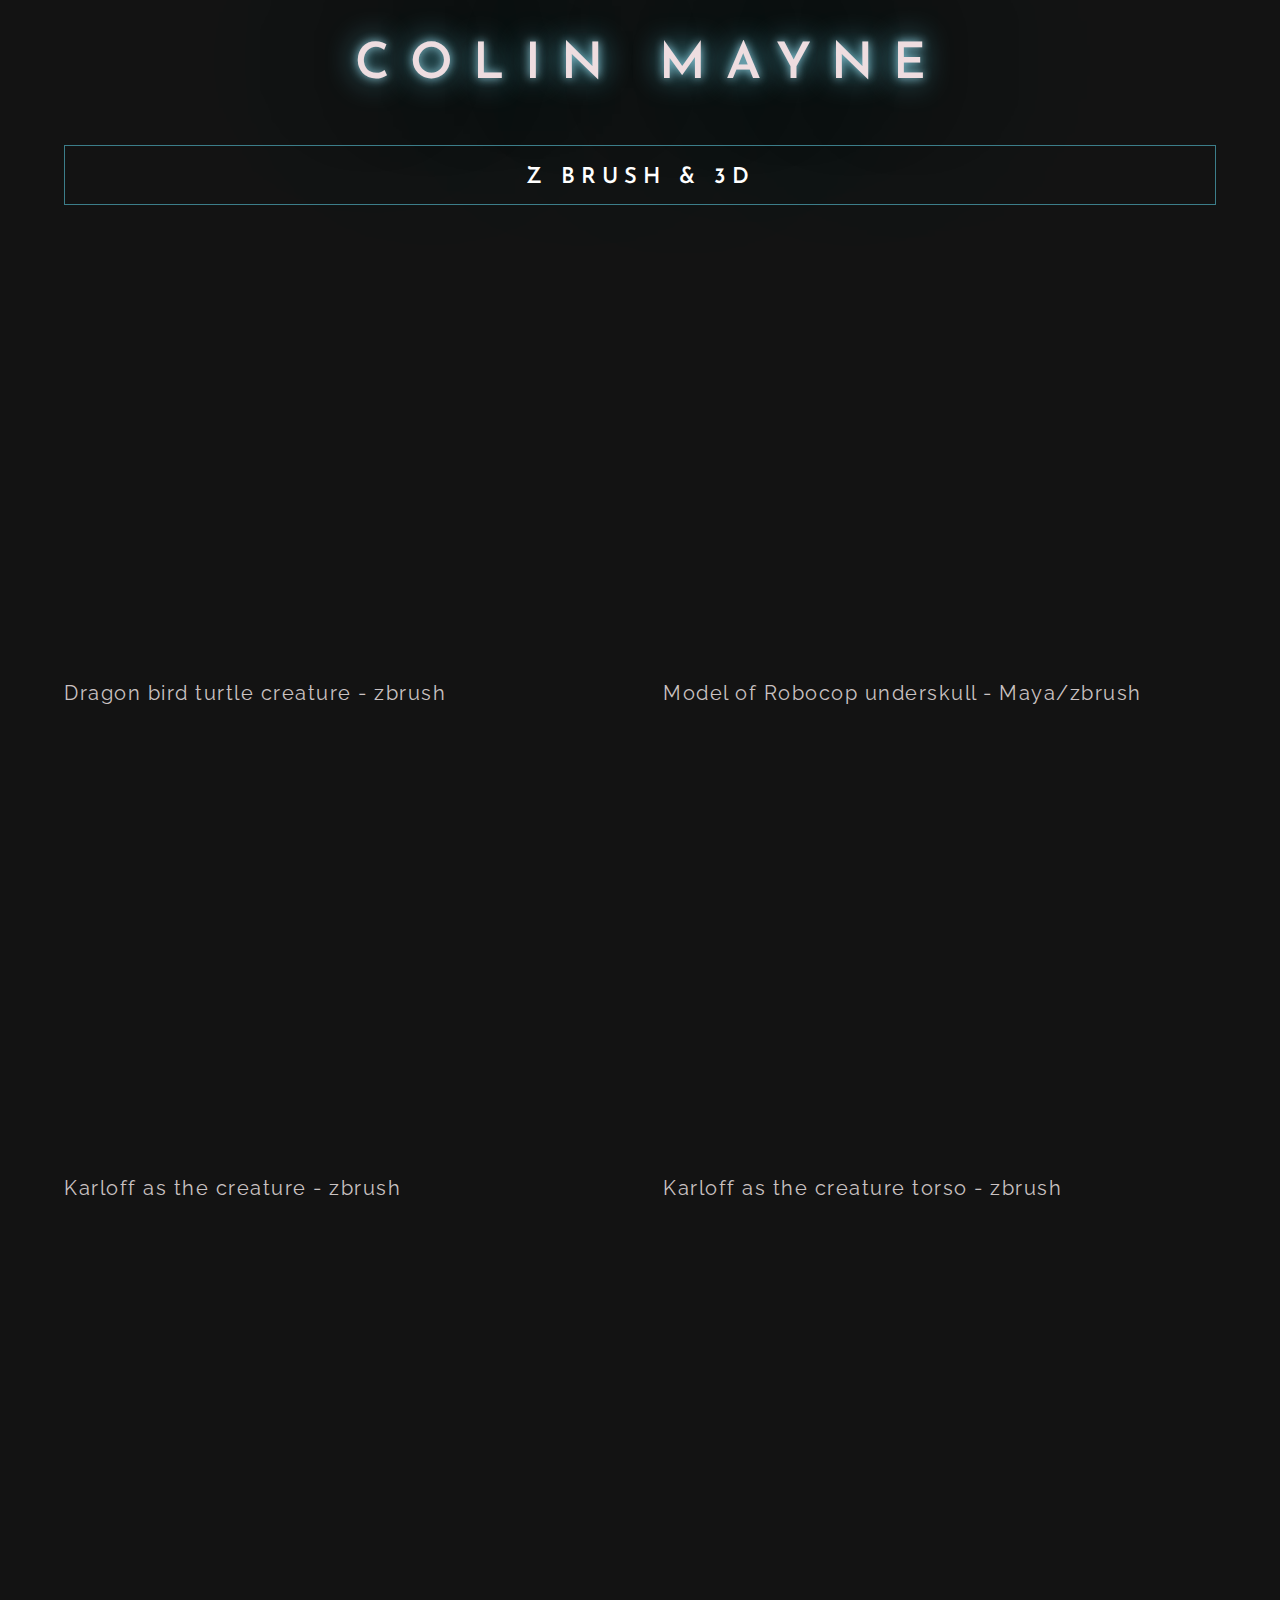
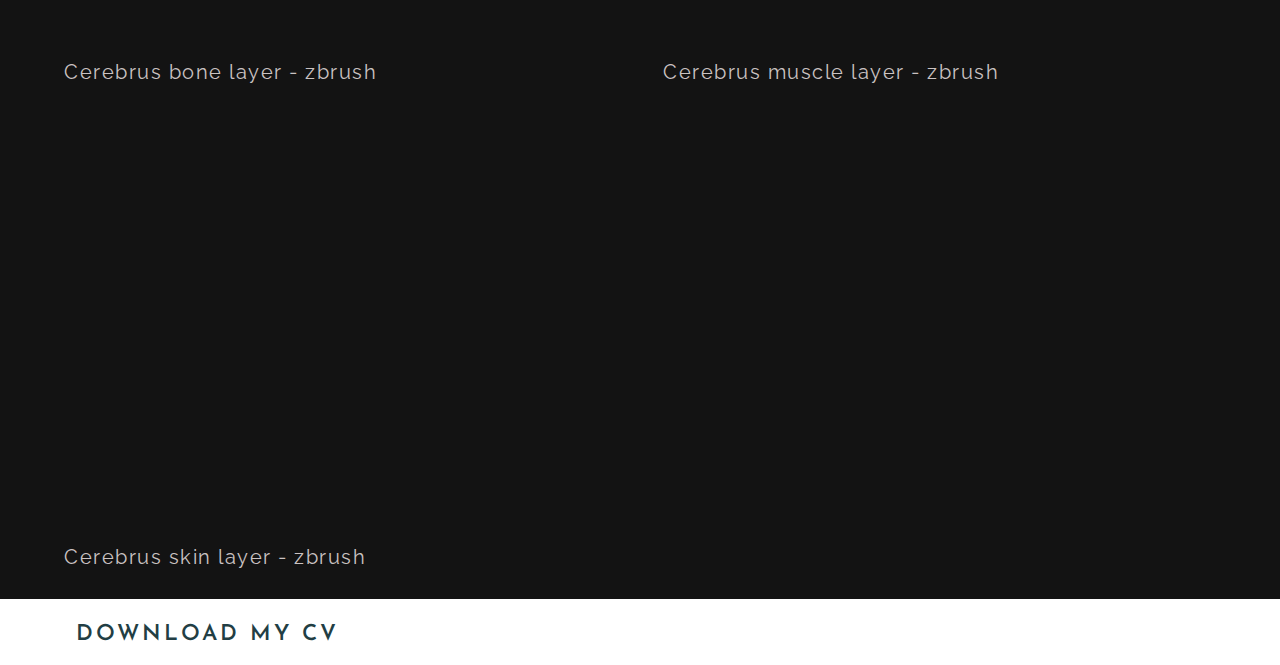
<file: 4-zbrush.html>
<!DOCTYPE html>
<html lang="en">
<head>
    <meta charset="UTF-8">
    <meta name="viewport" content="width=device-width, initial-scale=1.0">
    <meta http-equiv="X-UA-Compatible" content="ie=edge">

    <link rel="stylesheet" href="public/style.css">
    <link href="https://fonts.googleapis.com/css?family=Josefin+Sans:400,600,700|Raleway:300,400" rel="stylesheet">
    <link rel="stylesheet" href="https://use.fontawesome.com/releases/v5.8.1/css/all.css"
        integrity="sha384-50oBUHEmvpQ+1lW4y57PTFmhCaXp0ML5d60M1M7uH2+nqUivzIebhndOJK28anvf" crossorigin="anonymous">
    <title>Z Brush & 3D</title>
</head>
<body>
    <section class="4-zbrush subpage">
        <div class="sub-head">
            <div class="sub-head_container neon-hero">
                <h1 class="h1-secondary">COLIN MAYNE</h1>
            </div>

            <div class="sub-head_container arrows">
                <a href="3-illustration.html">
                    <i class="fas fa-chevron-left dark"></i></a>
                <a href="index.html">
                    <i class="fas fa-home"></i></a>
                <a href="1-concept-art.html">
                    <i class="fas fa-chevron-right"></i>
                </a>
            </div>
            
            <div class="sub-head_container outline">
                <h2 class="h2-on-black sub-head_title">
                    Z Brush & 3D</h2>
            </div>
        </div>

        <div class="gallery-vid">
            <div class="video-window">
                <iframe
                src="https://player.vimeo.com/video/273408114?title=0&byline=0&portrait=0" frameborder="0" allow="autoplay; fullscreen"
                allowfullscreen>
                </iframe>
                <h3 class="h3-on-black">Dragon bird turtle creature - zbrush</h3>
            </div>
            <div class="video-window">
                <iframe
                    src="https://player.vimeo.com/video/271198615?title=0&byline=0&portrait=0" frameborder="0" allow="autoplay; fullscreen"
                    allowfullscreen>
                </iframe>
                <h3 class="h3-on-black h3-padding">Model of Robocop underskull - Maya/zbrush</h3>
            </div>
        </div>

        <div class="gallery-vid">
            <div class="video-window">
                <iframe
                    src="https://player.vimeo.com/video/271198557?title=0&byline=0&portrait=0" frameborder="0" allow="autoplay; fullscreen"
                    allowfullscreen>
                </iframe>
                <h3 class="h3-on-black">Karloff as the creature - zbrush</h3>
            </div>
            <div class="video-window">
                <iframe
                    src="https://player.vimeo.com/video/271198562?title=0&byline=0&portrait=0" frameborder="0" allow="autoplay; fullscreen"
                    allowfullscreen>
                </iframe>
                <h3 class="h3-on-black">Karloff as the creature torso - zbrush</h3>
            </div>
        </div>

        <div class="gallery-vid">
            <div class="video-window">
                <iframe
                    src="https://player.vimeo.com/video/271198289?title=0&byline=0&portrait=0" frameborder="0" allow="autoplay; fullscreen"
                    allowfullscreen>
                </iframe>
                <h3 class="h3-on-black">Cerebrus bone layer - zbrush</h3>
            </div>
            <div class="video-window">
                <iframe
                    src="https://player.vimeo.com/video/271198279?title=0&byline=0&portrait=0" frameborder="0" allow="autoplay; fullscreen"
                    allowfullscreen>
                </iframe>
                <h3 class="h3-on-black">Cerebrus muscle layer - zbrush</h3>
            </div>
        </div>
        <div class="gallery-vid gallery-last">
            <div class="video-window">
                <iframe
                    src="https://player.vimeo.com/video/271198270?title=0&byline=0&portrait=0" frameborder="0" allow="autoplay; fullscreen"
                    allowfullscreen>
                </iframe>
                <h3 class="h3-on-black">Cerebrus skin layer - zbrush</h3>
            </div>
        </div>
    </section>

    <footer>
        <div class="footer-wrapper">
            <div class="left downloadcv">
                <a href="src/assets/Colin-Mayne-resume.pdf" target="_blank">
                    <i class="fas fa-file-download"></i>
                    <h4 class="h4-on-white">Download my CV</h4>
                </a>
            </div>
    
            <div class="right socialmedia">
                <a href="https://www.imdb.com/name/nm7308416/" target="_blank">
                    <i class="fab fa-imdb"></i></a>
                <a href="https://vimeo.com/animayne" target="_blank">
                    <i class="fab fa-vimeo"></i></a>
                <a href="https://www.linkedin.com/in/colinmayne/" target="_blank">
                    <i class="fab fa-linkedin"></i></a>
                <a href="https://www.instagram.com/colinmayneart/" target="_blank">
                    <i class="fab fa-instagram"></i></a>
            </div>
        </div>
    </footer>

    <script src="https://player.vimeo.com/api/player.js"></script>
</body>
</html>
</file>
<file: public/style.css>
article, aside, details, figcaption, figure, footer, header, hgroup, nav, section, summary {
  display: block; }

audio, canvas, video {
  display: inline-block; }

audio:not([controls]) {
  display: none;
  height: 0; }

[hidden] {
  display: none; }

html {
  font-family: sans-serif;
  -webkit-text-size-adjust: 100%;
  -ms-text-size-adjust: 100%; }

a:focus {
  outline: thin dotted; }

a:active, a:hover {
  outline: 0; }

h1 {
  font-size: 2em; }

abbr[title] {
  border-bottom: 1px dotted; }

b, strong {
  font-weight: 700; }

dfn {
  font-style: italic; }

mark {
  background: #ff0;
  color: #000; }

code, kbd, pre, samp {
  font-family: monospace, serif;
  font-size: 1em; }

pre {
  white-space: pre-wrap;
  word-wrap: break-word; }

q {
  quotes: \201C \201D \2018 \2019; }

small {
  font-size: 80%; }

sub, sup {
  font-size: 75%;
  line-height: 0;
  position: relative;
  vertical-align: baseline; }

sup {
  top: -.5em; }

sub {
  bottom: -.25em; }

img {
  border: 0; }

svg:not(:root) {
  overflow: hidden; }

fieldset {
  border: 1px solid silver;
  margin: 0 2px;
  padding: .35em .625em .75em; }

button, input, select, textarea {
  font-family: inherit;
  font-size: 100%;
  margin: 0; }

button, input {
  line-height: normal; }

button, html input[type=button],
input[type=reset], input[type=submit] {
  -webkit-appearance: button;
  cursor: pointer; }

button[disabled], input[disabled] {
  cursor: default; }

input[type=checkbox], input[type=radio] {
  -webkit-box-sizing: border-box;
  box-sizing: border-box;
  padding: 0; }

input[type=search] {
  -webkit-appearance: textfield;
  -moz-box-sizing: content-box;
  -webkit-box-sizing: content-box;
  box-sizing: content-box; }

input[type=search]::-webkit-search-cancel-button, input[type=search]::-webkit-search-decoration {
  -webkit-appearance: none; }

textarea {
  overflow: auto;
  vertical-align: top; }

table {
  border-collapse: collapse;
  border-spacing: 0; }

body, figure {
  margin: 0; }

legend, button::-moz-focus-inner, input::-moz-focus-inner {
  border: 0;
  padding: 0; }

.clearfix:after {
  visibility: hidden;
  display: block;
  font-size: 0;
  content: " ";
  clear: both;
  height: 0; }

* {
  -moz-box-sizing: border-box;
  -webkit-box-sizing: border-box;
  box-sizing: border-box; }

.visuallyhidden:not(:focus):not(:active) {
  position: absolute;
  width: 1px;
  height: 1px;
  margin: -1px;
  border: 0;
  padding: 0;
  white-space: nowrap;
  -webkit-clip-path: inset(100%);
  clip-path: inset(100%);
  clip: rect(0 0 0 0);
  overflow: hidden; }

* {
  margin: 0;
  padding: 0; }

html {
  font-size: 62.5%; }

body {
  font-size: 1.7rem; }

h1 {
  font-size: 125px;
  font-size: 12.5rem;
  font-family: "Josefin Sans", sans-serif;
  text-transform: uppercase;
  letter-spacing: 70px;
  text-align: center;
  font-weight: 600; }

.h1-secondary {
  font-size: 50px;
  font-size: 5rem;
  font-family: "Josefin Sans", sans-serif;
  text-transform: uppercase;
  letter-spacing: 20px;
  text-align: center;
  font-weight: 600;
  padding: 40px 0 16px 20px; }

.h2-on-black {
  font-size: 22px;
  font-size: 2.2rem;
  font-family: "Josefin Sans", sans-serif;
  text-transform: uppercase;
  color: white;
  font-weight: 600; }

.h3-on-black {
  font-size: 20px;
  font-size: 2rem;
  font-family: "Raleway", sans-serif;
  font-weight: 300;
  letter-spacing: 1.5px;
  color: #cac2c2;
  font-weight: 400; }

.h3-padding {
  padding-bottom: 10px; }

h4 {
  font-size: 15px;
  font-size: 1.5rem;
  font-family: "Raleway", sans-serif;
  font-weight: 300;
  letter-spacing: 1.5px;
  color: #3c7e8a;
  letter-spacing: 3px; }

.sub-head_section {
  padding: 2% 0;
  letter-spacing: 4px;
  text-align: center; }

.sub-head_title {
  letter-spacing: 6px;
  text-align: center;
  padding-top: 5px; }

.p-on-black {
  font-size: 16px;
  font-size: 1.6rem;
  font-family: "Raleway", sans-serif;
  font-weight: 300;
  letter-spacing: 1.5px;
  line-height: 25px;
  color: white; }

button {
  font-size: 18px;
  font-size: 1.8rem;
  font-family: "Josefin Sans", sans-serif;
  text-transform: uppercase;
  color: white;
  font-weight: 600;
  letter-spacing: 1px; }

.h2-on-grey, .h3-on-grey, .h4-on-white {
  font-size: 22px;
  font-size: 2.2rem;
  font-family: "Josefin Sans", sans-serif;
  text-transform: uppercase;
  color: #223e44;
  font-weight: 600; }

.p-on-grey {
  font-size: 16px;
  font-size: 1.6rem;
  font-family: "Raleway", sans-serif;
  font-weight: 300;
  letter-spacing: 1.5px;
  line-height: 25px;
  color: #3c7e8a;
  font-weight: 400;
  text-shadow: 1px 1px 1px #cac2c2; }
  .p-on-grey span {
    font-size: 18px;
    font-size: 1.8rem;
    font-family: "Josefin Sans", sans-serif;
    text-transform: uppercase;
    text-transform: lowercase;
    color: #223e44;
    font-weight: 600; }

a {
  text-decoration: none;
  color: #223e44;
  font-weight: 700; }

i {
  font-size: 25px;
  font-size: 2.5rem;
  font-family: "Josefin Sans", sans-serif;
  text-transform: uppercase; }

.numbertext {
  font-size: 18px;
  font-size: 1.8rem;
  font-family: "Josefin Sans", sans-serif;
  text-transform: uppercase;
  color: white; }

.full-name, .email, .message {
  font-size: 15px;
  font-size: 1.5rem;
  font-family: "Raleway", sans-serif;
  font-weight: 300;
  letter-spacing: 1.5px;
  color: #3c7e8a;
  font-weight: 400;
  text-shadow: 1px 1px 1px #cac2c2; }

.submit {
  font-size: 18px;
  font-size: 1.8rem;
  font-family: "Josefin Sans", sans-serif;
  text-transform: uppercase;
  color: #223e44; }

@media (max-width: 900px) {
  h1 {
    font-size: 110px;
    font-size: 11rem;
    font-family: "Josefin Sans", sans-serif;
    text-transform: uppercase;
    letter-spacing: 70px; } }

@media (max-width: 650px) {
  h1 {
    font-size: 80px;
    font-size: 8rem;
    font-family: "Josefin Sans", sans-serif;
    text-transform: uppercase;
    letter-spacing: 40px; } }

@media (max-width: 500px) {
  h1 {
    font-size: 50px;
    font-size: 5rem;
    font-family: "Josefin Sans", sans-serif;
    text-transform: uppercase;
    letter-spacing: 30px; } }

.nav {
  position: fixed;
  left: -300px;
  top: 0;
  bottom: 0;
  list-style: none;
  width: 250px;
  height: 375px;
  background: rgba(255, 255, 255, 0.9);
  margin: 0;
  padding-top: 20px;
  line-height: 15px;
  -webkit-transition: all 0.5s;
  -o-transition: all 0.5s;
  transition: all 0.5s;
  border-right: 1px solid grey;
  border-bottom: 1px solid grey;
  z-index: 20; }
  .nav li {
    width: 100%;
    list-style: none; }
    .nav li a {
      font-size: 22px;
      font-size: 2.2rem;
      font-family: "Josefin Sans", sans-serif;
      text-transform: uppercase;
      text-align: left;
      color: black;
      text-decoration: none;
      margin: 0;
      padding: 40px 20px 5px;
      display: inline-block;
      width: 100%;
      border-bottom: 1px solid lightgrey; }
      .nav li a:hover {
        color: #516161;
        -webkit-transition: all 0.3s;
        -o-transition: all 0.3s;
        transition: all 0.3s;
        border-bottom: 1px solid #223e44;
        text-shadow: 1px 1px 3px #223e44; }

.site--wrapper {
  width: 100%;
  position: relative;
  left: 0;
  -webkit-transition: all 0.5s;
  -o-transition: all 0.5s;
  transition: all 0.5s; }

#toggle:checked + .nav {
  left: 0; }

input:checked {
  left: 200px; }

#toggle {
  display: none; }

#nav-icon {
  width: 40px;
  height: 30px;
  margin: 5px auto 0;
  position: relative;
  margin: 0 auto;
  -webkit-transform: rotate(0deg);
  -moz-transform: rotate(0deg);
  -o-transform: rotate(0deg);
  -ms-transform: rotate(0deg);
  transform: rotate(0deg);
  -webkit-transition: .5s ease-in-out;
  -moz-transition: .5s ease-in-out;
  -o-transition: .5s ease-in-out;
  transition: .5s ease-in-out;
  cursor: pointer; }

#nav-icon span {
  display: block;
  position: absolute;
  height: 5px;
  width: 100%;
  background: black;
  border-radius: 2px;
  opacity: 1;
  left: 0;
  -webkit-transform: rotate(0deg);
  -moz-transform: rotate(0deg);
  -o-transform: rotate(0deg);
  -ms-transform: rotate(0deg);
  transform: rotate(0deg);
  -webkit-transition: .25s ease-in-out;
  -moz-transition: .25s ease-in-out;
  -o-transition: .25s ease-in-out;
  transition: .25s ease-in-out; }

#nav-icon span:nth-child(1) {
  top: 0px; }

#nav-icon span:nth-child(2), #nav-icon span:nth-child(3) {
  top: 11px; }

#nav-icon span:nth-child(4) {
  top: 22px; }

#nav-icon.open span:nth-child(1) {
  top: 18px;
  width: 0%;
  left: 50%; }

#nav-icon.open span:nth-child(2) {
  -webkit-transform: rotate(45deg);
  -moz-transform: rotate(45deg);
  -o-transform: rotate(45deg);
  -ms-transform: rotate(45deg);
  transform: rotate(45deg); }

#nav-icon.open span:nth-child(3) {
  -webkit-transform: rotate(-45deg);
  -moz-transform: rotate(-45deg);
  -o-transform: rotate(-45deg);
  -ms-transform: rotate(-45deg);
  transform: rotate(-45deg); }

#nav-icon.open span:nth-child(4) {
  top: 18px;
  width: 0%;
  left: 50%; }

.top-bar {
  width: 100%;
  max-width: 2600px;
  height: 40px;
  position: fixed;
  top: 0px;
  left: 0px;
  display: -webkit-box;
  display: -ms-flexbox;
  display: flex;
  -webkit-box-orient: horizontal;
  -webkit-box-direction: normal;
  -ms-flex-direction: row;
  flex-direction: row;
  -webkit-box-pack: left;
  -ms-flex-pack: left;
  justify-content: left;
  -webkit-box-align: center;
  -ms-flex-align: center;
  align-items: center;
  z-index: 30; }
  .top-bar label {
    font-size: 25px;
    padding-left: 20px;
    color: white; }
  .top-bar #nav-icon {
    color: black;
    display: none; }
  .top-bar .container--nav {
    display: block;
    width: 95%; }
    .top-bar .container--nav ul {
      display: -webkit-box;
      display: -ms-flexbox;
      display: flex;
      -webkit-box-orient: horizontal;
      -webkit-box-direction: normal;
      -ms-flex-direction: row;
      flex-direction: row;
      -webkit-box-pack: end;
      -ms-flex-pack: end;
      justify-content: flex-end;
      list-style: none; }
      .top-bar .container--nav ul li {
        padding: 15px; }
        .top-bar .container--nav ul li a {
          font-size: 18px;
          font-size: 1.8rem;
          font-family: "Josefin Sans", sans-serif;
          text-transform: uppercase;
          -webkit-transition: all 0.3s ease-in-out;
          -o-transition: all 0.3s ease-in-out;
          transition: all 0.3s ease-in-out;
          padding: 0 5%;
          text-decoration: none;
          border-bottom: 1px solid rgba(255, 255, 255, 0); }
          .top-bar .container--nav ul li a:hover {
            color: #516161;
            -webkit-transition: all 0.5s;
            -o-transition: all 0.5s;
            transition: all 0.5s;
            border-bottom: 1px solid #516161; }

form {
  width: 70%;
  display: -webkit-box;
  display: -ms-flexbox;
  display: flex;
  -webkit-box-pack: center;
  -ms-flex-pack: center;
  justify-content: center;
  -webkit-box-orient: vertical;
  -webkit-box-direction: normal;
  -ms-flex-direction: column;
  flex-direction: column; }
  form .form-top {
    width: 100%;
    display: -webkit-box;
    display: -ms-flexbox;
    display: flex;
    -webkit-box-orient: horizontal;
    -webkit-box-direction: normal;
    -ms-flex-direction: row;
    flex-direction: row;
    -webkit-box-pack: center;
    -ms-flex-pack: center;
    justify-content: center;
    -ms-flex-wrap: wrap;
    flex-wrap: wrap; }
    form .form-top .form-row-1, form .form-top .form-row-2 {
      width: 100%;
      display: -webkit-box;
      display: -ms-flexbox;
      display: flex;
      -webkit-box-orient: horizontal;
      -webkit-box-direction: normal;
      -ms-flex-direction: row;
      flex-direction: row;
      -webkit-box-pack: justify;
      -ms-flex-pack: justify;
      justify-content: space-between;
      -webkit-box-align: center;
      -ms-flex-align: center;
      align-items: center;
      -ms-flex-wrap: wrap;
      flex-wrap: wrap; }
    form .form-top .form-row-3 {
      margin: 0 auto; }
  form .full-name, form .email {
    -webkit-box-shadow: none;
    box-shadow: none;
    background-color: #cac2c2;
    border: 1px solid #3c7e8a;
    width: 49.5%;
    height: 45px;
    padding: 3% 1%; }
  form .message {
    background-color: #cac2c2;
    border: 1px solid #3c7e8a;
    width: 100%;
    height: 100px;
    padding: 1% 1% 8%; }
  form .hidden {
    display: none; }
  form .submit {
    padding: 15px 30px 10px 30px;
    background-color: #cac2c2;
    border: 1px solid #3c7e8a;
    -webkit-transition: all 0.2s ease-in-out;
    -o-transition: all 0.2s ease-in-out;
    transition: all 0.2s ease-in-out; }
    form .submit:hover {
      background-color: #223e44;
      border: 1px solid #3c7e8a;
      color: white;
      text-shadow: none; }
  form .full-name, form .email, form .message, form .submit {
    margin: 4px 0; }

@media (max-width: 1080px) {
  form {
    width: 80%; } }

@media (max-width: 650px) {
  .contact-text {
    text-align: center;
    width: 90%; }
  form {
    width: 90%; }
    form .full-name, form .email {
      width: 100%; } }

.subpage {
  display: -webkit-box;
  display: -ms-flexbox;
  display: flex;
  -webkit-box-orient: vertical;
  -webkit-box-direction: normal;
  -ms-flex-direction: column;
  flex-direction: column;
  -webkit-box-align: center;
  -ms-flex-align: center;
  align-items: center; }
  .subpage .sub-head {
    width: 90%;
    display: -webkit-box;
    display: -ms-flexbox;
    display: flex;
    -webkit-box-orient: vertical;
    -webkit-box-direction: normal;
    -ms-flex-direction: column;
    flex-direction: column;
    -webkit-box-align: center;
    -ms-flex-align: center;
    align-items: center; }
    .subpage .sub-head .sub-head_container {
      width: 100%; }
      .subpage .sub-head .sub-head_container.outline {
        border: 1px solid #3c7e8a;
        display: -webkit-box;
        display: -ms-flexbox;
        display: flex;
        -webkit-box-orient: horizontal;
        -webkit-box-direction: normal;
        -ms-flex-direction: row;
        flex-direction: row;
        -webkit-box-pack: center;
        -ms-flex-pack: center;
        justify-content: center;
        margin: 15px 0;
        padding: 15px 0; }
      .subpage .sub-head .sub-head_container.arrows {
        display: -webkit-box;
        display: -ms-flexbox;
        display: flex;
        -webkit-box-orient: horizontal;
        -webkit-box-direction: normal;
        -ms-flex-direction: row;
        flex-direction: row;
        -webkit-box-pack: center;
        -ms-flex-pack: center;
        justify-content: center;
        padding: 0 0 2% 0; }
        .subpage .sub-head .sub-head_container.arrows a {
          padding: 0 3%; }
          .subpage .sub-head .sub-head_container.arrows a i {
            color: #EEDDE0;
            text-shadow: 0 0 30px #63D7EC, 0 0 10px #A1D6E6, 0 0 100px #010708, 0 0 500px #67E3F3;
            -webkit-transition: ease-in-out 0.3s;
            -o-transition: ease-in-out 0.3s;
            transition: ease-in-out 0.3s; }
          .subpage .sub-head .sub-head_container.arrows a i:hover {
            color: #3c7e8a;
            text-shadow: none; }

.gallery {
  width: 90%;
  display: -webkit-box;
  display: -ms-flexbox;
  display: flex;
  -webkit-box-flex: 0;
  -ms-flex: 0 1 auto;
  flex: 0 1 auto;
  -webkit-box-orient: horizontal;
  -webkit-box-direction: normal;
  -ms-flex-direction: row;
  flex-direction: row;
  -webkit-box-pack: center;
  -ms-flex-pack: center;
  justify-content: center;
  -ms-flex-wrap: wrap;
  flex-wrap: wrap; }
  .gallery .gallery-image {
    max-width: 16.66%;
    -ms-flex-preferred-size: 16.66%;
    flex-basis: 16.66%;
    border-right: 0.5px solid #131313;
    border-bottom: 0.5px solid #131313;
    overflow: hidden;
    position: relative;
    -o-object-fit: cover;
    object-fit: cover; }
    .gallery .gallery-image .overlay {
      position: absolute;
      top: 0;
      bottom: 0;
      left: 0;
      right: 0;
      text-align: center;
      padding-top: 25px;
      background: rgba(34, 62, 68, 0.6);
      opacity: 0;
      -webkit-transition: .5s ease;
      -o-transition: .5s ease;
      transition: .5s ease; }
    .gallery .gallery-image img {
      width: 100%;
      display: block; }
  .gallery .gallery-image:hover .overlay {
    cursor: pointer;
    opacity: 1; }

.modal {
  display: none;
  position: fixed;
  z-index: 1;
  padding-top: 100px;
  left: 0;
  top: 0;
  width: 100%;
  height: 100%;
  overflow: auto;
  background-color: rgba(0, 0, 0, 0.85);
  /* The Close Button */
  /* Modal Content */ }
  .modal .close {
    color: white;
    position: absolute;
    top: 10px;
    right: 25px;
    font-size: 35px;
    font-weight: bold; }
    .modal .close:hover, .modal .close:focus {
      color: #999;
      text-decoration: none;
      cursor: pointer; }
  .modal .modal-content {
    position: relative;
    background-color: #fefefe;
    margin: auto;
    padding: 0;
    width: 90%;
    -webkit-animation-name: fadeIn;
    animation-name: fadeIn;
    -webkit-animation-duration: 0.8s;
    animation-duration: 0.8s;
    /* Hide the slides by default */
    /* Next & previous buttons */
    /* On hover, add a black background color with a little bit see-through */
    /* Position the "next button" to the right */
    /* Caption text */ }

@-webkit-keyframes fadeIn {
  0% {
    opacity: 0; }
  100% {
    opacity: 1; } }

@keyframes fadeIn {
  0% {
    opacity: 0; }
  100% {
    opacity: 1; } }
    .modal .modal-content .mySlides {
      display: none;
      background-color: black; }
      .modal .modal-content .mySlides .numbertext {
        color: #f2f2f2;
        font-size: 12px;
        padding: 8px 12px;
        position: absolute;
        top: 0; }
      .modal .modal-content .mySlides img {
        display: block;
        margin-left: auto;
        margin-right: auto; }
    .modal .modal-content .prev,
    .modal .modal-content .next {
      cursor: pointer;
      position: absolute;
      top: 50%;
      width: auto;
      padding: 16px;
      margin-top: -50px;
      color: white;
      font-weight: bold;
      font-size: 20px;
      -webkit-transition: 0.6s ease;
      -o-transition: 0.6s ease;
      transition: 0.6s ease;
      border-radius: 0 3px 3px 0;
      -moz-user-select: none;
      -ms-user-select: none;
      user-select: none;
      -webkit-user-select: none; }
    .modal .modal-content .prev:hover,
    .modal .modal-content .next:hover {
      background-color: rgba(0, 0, 0, 0.8); }
    .modal .modal-content .next {
      right: 0;
      border-radius: 3px 0 0 3px; }
    .modal .modal-content .caption-container {
      text-align: center;
      background-color: black;
      padding: 2px 16px;
      color: white; }

img.demo {
  opacity: 0.6; }

.active,
.demo:hover {
  opacity: 1; }

.gallery-vid {
  width: 90%;
  display: -webkit-box;
  display: -ms-flexbox;
  display: flex;
  -webkit-box-orient: horizontal;
  -webkit-box-direction: normal;
  -ms-flex-direction: row;
  flex-direction: row;
  -webkit-box-pack: justify;
  -ms-flex-pack: justify;
  justify-content: space-between;
  -ms-flex-wrap: wrap;
  flex-wrap: wrap; }
  .gallery-vid .video-window {
    width: 48%;
    padding: 40% 0 0 0;
    position: relative; }
    .gallery-vid .video-window iframe {
      position: absolute;
      top: 0;
      left: 0;
      width: 100%;
      height: 100%; }
  .gallery-vid .video-centre {
    margin: 0 auto; }

.gallery-last {
  padding-bottom: 30px; }

footer {
  width: 100%;
  background-color: white; }
  footer .footer-wrapper {
    width: 90%;
    margin: 0 auto;
    padding: 1% 0;
    display: -webkit-box;
    display: -ms-flexbox;
    display: flex;
    -webkit-box-orient: horizontal;
    -webkit-box-direction: normal;
    -ms-flex-direction: row;
    flex-direction: row;
    -webkit-box-pack: justify;
    -ms-flex-pack: justify;
    justify-content: space-between;
    -webkit-box-align: center;
    -ms-flex-align: center;
    align-items: center;
    -ms-flex-wrap: wrap;
    flex-wrap: wrap; }
    footer .footer-wrapper .left a, footer .footer-wrapper .right {
      display: -webkit-box;
      display: -ms-flexbox;
      display: flex;
      -webkit-box-orient: horizontal;
      -webkit-box-direction: normal;
      -ms-flex-direction: row;
      flex-direction: row;
      -webkit-box-align: center;
      -ms-flex-align: center;
      align-items: center;
      text-decoration: none; }
  footer h4 {
    padding-top: 5px; }
  footer .fab {
    font-size: 40px;
    color: #223e44;
    padding-left: 10px;
    -webkit-transition: ease-in-out 0.3s;
    -o-transition: ease-in-out 0.3s;
    transition: ease-in-out 0.3s; }
    footer .fab:hover {
      color: #3c7e8a; }
  footer .fas {
    font-size: 25px;
    color: #223e44;
    padding-right: 12px;
    -webkit-transition: ease-in-out 0.3s;
    -o-transition: ease-in-out 0.3s;
    transition: ease-in-out 0.3s; }
    footer .fas:hover {
      color: #3c7e8a;
      text-shadow: 1px 2px 3px #cac2c2; }

@media (max-width: 600px) {
  .footer-wrapper .left, .footer-wrapper .right {
    width: 100%;
    -webkit-box-pack: center;
    -ms-flex-pack: center;
    justify-content: center; }
  .footer-wrapper .left {
    padding: 2% 0 4% 0; }
    .footer-wrapper .left a {
      -webkit-box-pack: center;
      -ms-flex-pack: center;
      justify-content: center; }
  .footer-wrapper .right {
    padding-bottom: 2%; } }

* {
  margin: 0;
  padding: 0; }

body {
  max-width: 2400px;
  background-color: #131313;
  -ms-flex-pack: distribute;
  justify-content: space-around;
  overflow-x: hidden; }

/* ----- HEADER ----- */
.neon-hero {
  display: -webkit-box;
  display: -ms-flexbox;
  display: flex;
  -webkit-box-orient: vertical;
  -webkit-box-direction: normal;
  -ms-flex-direction: column;
  flex-direction: column;
  -webkit-box-align: center;
  -ms-flex-align: center;
  align-items: center; }
  .neon-hero h1 {
    color: #EEDDE0;
    text-shadow: 0 0 30px #63D7EC, 0 0 10px #A1D6E6, 0 0 100px #010708, 0 0 500px #67E3F3; }
  .neon-hero .h1-top {
    padding: 10% 0 3% 25px; }
  .neon-hero .h1-bottom {
    padding: 0 0 2% 25px; }

.section-portfolio {
  margin: 40px auto 120px;
  max-width: 1200px;
  width: 90%;
  display: -webkit-box;
  display: -ms-flexbox;
  display: flex;
  -webkit-box-orient: horizontal;
  -webkit-box-direction: normal;
  -ms-flex-direction: row;
  flex-direction: row;
  -ms-flex-wrap: wrap;
  flex-wrap: wrap; }
  .section-portfolio a {
    width: 25%;
    color: #131313;
    margin-bottom: 10%; }
  .section-portfolio figure {
    position: relative;
    overflow: hidden;
    margin: 5px;
    background: #333;
    border: 1px solid #223e44; }
  .section-portfolio figure img {
    position: relative;
    display: block;
    width: 100%;
    opacity: 0.7;
    -webkit-transition: opacity 0.3s;
    -o-transition: opacity 0.3s;
    transition: opacity 0.3s; }
  .section-portfolio figcaption {
    position: absolute;
    top: 0;
    z-index: 11;
    padding: 10px;
    width: 100%;
    height: 100%;
    text-align: center; }
    .section-portfolio figcaption h2 {
      margin: 0 0 20px 0;
      padding-top: 5px;
      text-transform: uppercase;
      letter-spacing: 1.5px;
      -webkit-transition: -webkit-transform 0.3s;
      transition: -webkit-transform 0.3s;
      -o-transition: transform 0.3s;
      transition: transform 0.3s;
      transition: transform 0.3s, -webkit-transform 0.3s; }
    .section-portfolio figcaption p {
      padding: 0 5px;
      color: #aaa;
      font-weight: 300;
      -webkit-transition: opacity 0.3s, -webkit-transform 0.3s;
      transition: opacity 0.3s, -webkit-transform 0.3s;
      -o-transition: opacity 0.3s, transform 0.3s;
      transition: opacity 0.3s, transform 0.3s;
      transition: opacity 0.3s, transform 0.3s, -webkit-transform 0.3s; }
    .section-portfolio figcaption h2, .section-portfolio figcaption p {
      -webkit-transform: translateY(50px);
      -ms-transform: translateY(50px);
      transform: translateY(50px); }
  .section-portfolio figure button {
    position: absolute;
    padding: 10px 20px;
    border: none;
    -webkit-transition: opacity 0.3s, -webkit-transform 0.3s;
    transition: opacity 0.3s, -webkit-transform 0.3s;
    -o-transition: opacity 0.3s, transform 0.3s;
    transition: opacity 0.3s, transform 0.3s;
    transition: opacity 0.3s, transform 0.3s, -webkit-transform 0.3s; }
  .section-portfolio figcaption,
  .section-portfolio figcaption h2,
  .section-portfolio figcaption p,
  .section-portfolio figure button {
    -webkit-backface-visibility: hidden;
    backface-visibility: hidden; }
  .section-portfolio svg {
    position: absolute;
    top: -1px;
    /* fixes rendering issue in FF */
    z-index: 10;
    width: 100%;
    height: 100%;
    stroke: #3c7e8a; }
    .section-portfolio svg path {
      fill: #131313; }
  .section-portfolio a:hover figure img {
    opacity: 1; }
  .section-portfolio a:hover figcaption h2,
  .section-portfolio a:hover figcaption p {
    -webkit-transform: translateY(0);
    -ms-transform: translateY(0);
    transform: translateY(0);
    padding-top: 5px; }
  .section-portfolio a:hover figcaption p {
    opacity: 0; }
  .section-portfolio figure button {
    top: 50%;
    left: 50%;
    border: 1px solid #3c7e8a;
    background: #131313;
    color: #fff;
    opacity: 0;
    -webkit-transform: translateY(-50%) translateX(-50%) scale(0.25);
    -ms-transform: translateY(-50%) translateX(-50%) scale(0.25);
    transform: translateY(-50%) translateX(-50%) scale(0.25); }
  .section-portfolio a:hover figure button {
    opacity: 1;
    -webkit-transform: translateY(-50%) translateX(-50%) scale(1);
    -ms-transform: translateY(-50%) translateX(-50%) scale(1);
    transform: translateY(-50%) translateX(-50%) scale(1); }

#divider-arrow {
  background-color: #cac2c2;
  position: relative; }
  #divider-arrow .arrow-down {
    position: absolute;
    bottom: 0;
    left: 0; }
    #divider-arrow .arrow-down:before {
      position: absolute;
      border-style: solid;
      border-width: 83px 50vw 0;
      height: 0;
      width: 100vw;
      border-color: transparent #cac2c2;
      top: -83px;
      left: 0;
      content: ""; }
  #divider-arrow:after {
    position: absolute;
    border-style: solid;
    border-width: 83px 50vw 0;
    height: 0;
    width: 100vw;
    border-color: transparent #cac2c2;
    top: -83px;
    right: 0px;
    content: ""; }

#bio, #contact {
  display: -webkit-box;
  display: -ms-flexbox;
  display: flex;
  -webkit-box-pack: center;
  -ms-flex-pack: center;
  justify-content: center;
  -webkit-box-orient: vertical;
  -webkit-box-direction: normal;
  -ms-flex-direction: column;
  flex-direction: column;
  -webkit-box-align: center;
  -ms-flex-align: center;
  align-items: center;
  padding-top: 4%;
  background-color: #cac2c2; }
  #bio .bio-text, #bio .contact-text, #contact .bio-text, #contact .contact-text {
    width: 70%;
    padding-bottom: 2%; }
    #bio .bio-text h2, #bio .bio-text p, #bio .contact-text h2, #bio .contact-text p, #contact .bio-text h2, #contact .bio-text p, #contact .contact-text h2, #contact .contact-text p {
      padding-top: 2%; }
    #bio .bio-text h2, #bio .contact-text h2, #contact .bio-text h2, #contact .contact-text h2 {
      text-align: center; }
  #bio .bio-text, #contact .bio-text {
    padding-top: 5%; }
    #bio .bio-text p, #contact .bio-text p {
      line-height: 30px; }
  #bio .contact-text p, #contact .contact-text p {
    text-align: center; }
  #bio form, #contact form {
    padding-bottom: 7%; }

@media (max-width: 1080px) {
  .h1-top {
    padding: 10% 0 2% 25px; }
  .section-portfolio {
    width: 80%;
    -webkit-box-pack: justify;
    -ms-flex-pack: justify;
    justify-content: space-between; }
    .section-portfolio a {
      width: 48%;
      margin-bottom: 3%; } }

@media (max-width: 650px) {
  .section-portfolio {
    width: 80%;
    -webkit-box-pack: justify;
    -ms-flex-pack: justify;
    justify-content: space-between; }
    .section-portfolio a {
      width: 98%;
      margin-bottom: 3%; }
      .section-portfolio a:hover figcaption h2 {
        padding-top: 0; }
      .section-portfolio a svg {
        height: 70%; } }
</file>
